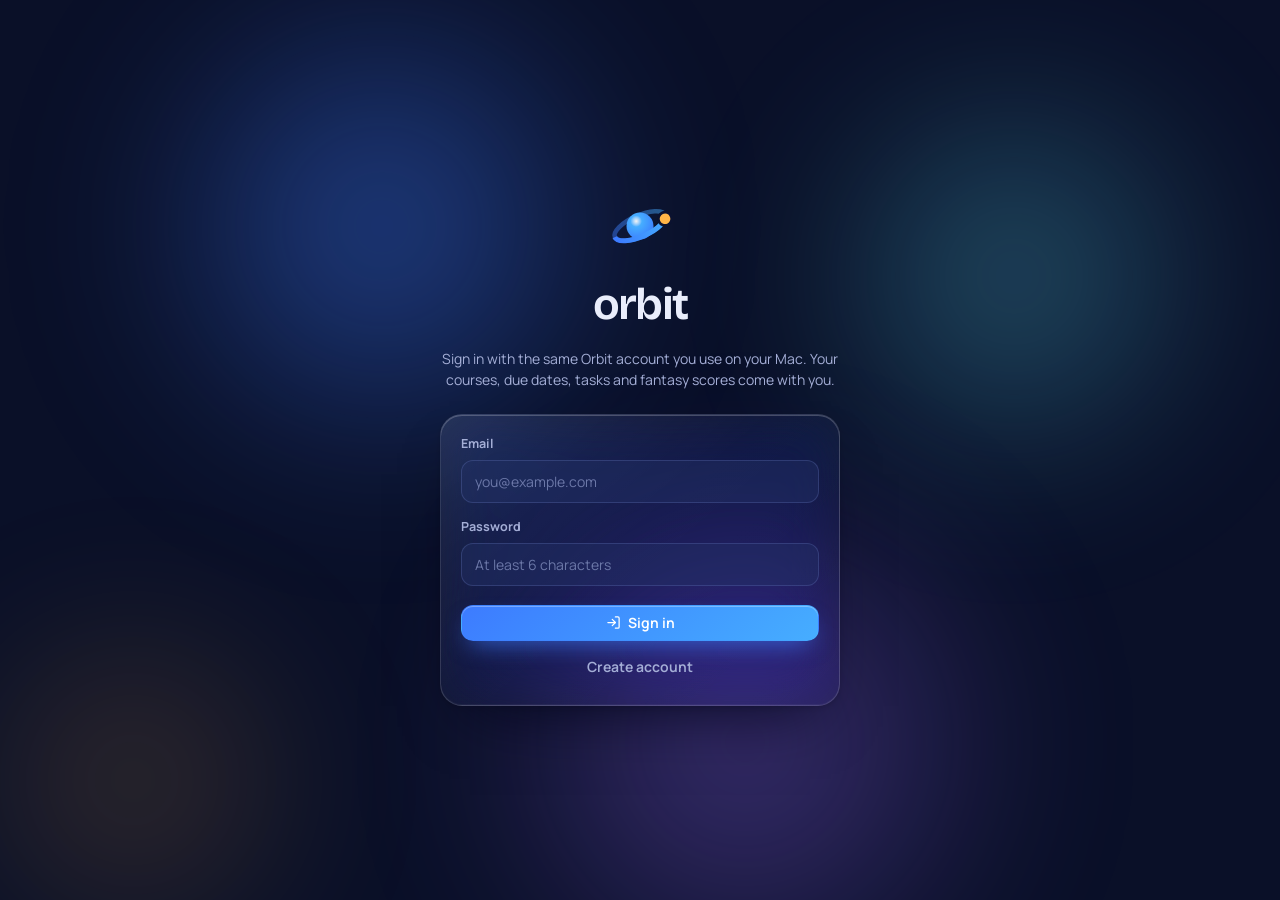
<file: index.html>
<!doctype html>
<html lang="en" data-theme="dark">
  <head>
    <meta charset="UTF-8" />
    <meta name="viewport" content="width=device-width, initial-scale=1.0, viewport-fit=cover" />
    <meta name="theme-color" content="#0a1028" />
    <meta name="apple-mobile-web-app-capable" content="yes" />
    <meta name="mobile-web-app-capable" content="yes" />
    <meta name="apple-mobile-web-app-status-bar-style" content="black-translucent" />
    <meta name="apple-mobile-web-app-title" content="Orbit" />
    <link rel="apple-touch-icon" href="./apple-touch-icon.png" />
    <link rel="manifest" href="./manifest.webmanifest" />
    <meta http-equiv="Content-Security-Policy" content="default-src 'self'; script-src 'self' 'wasm-unsafe-eval' orbitres:; style-src 'self' 'unsafe-inline'; font-src 'self' data:; img-src 'self' data: https:; media-src 'self' blob: https://firebasestorage.googleapis.com https://storage.googleapis.com; connect-src 'self' orbitres: https://dbimbivrvsqwfhgwsgly.supabase.co wss://dbimbivrvsqwfhgwsgly.supabase.co https://api.open-meteo.com https://geocoding-api.open-meteo.com ws://localhost:*" />
    <title>Orbit</title>
    <script type="module" crossorigin src="./assets/index-DBoLXC2K.js"></script>
    <link rel="stylesheet" crossorigin href="./assets/index-D0RBNIS2.css">
  </head>
  <body>
    <div id="root"></div>
  </body>
</html>
</file>
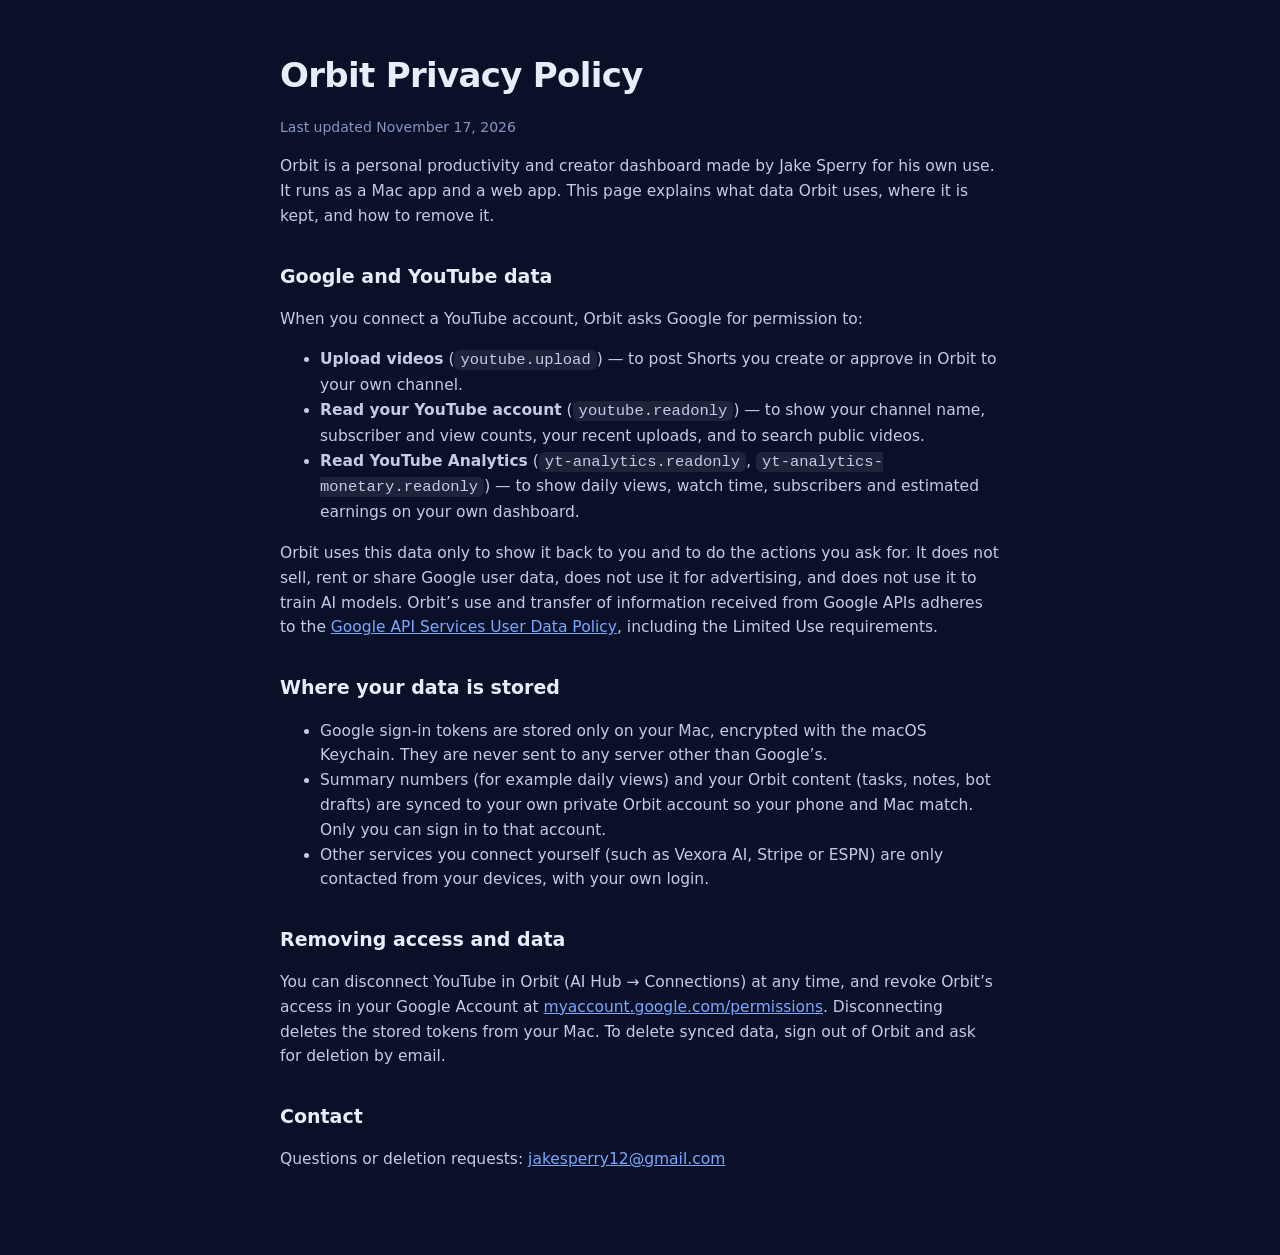
<file: privacy.html>
<!DOCTYPE html>
<html lang="en">
<head>
<meta charset="utf-8">
<meta name="viewport" content="width=device-width, initial-scale=1">
<title>Orbit — Privacy Policy</title>
<style>
  body { font-family: -apple-system, BlinkMacSystemFont, "Segoe UI", system-ui, sans-serif; background: #0a1028; color: #e9edfb; margin: 0; line-height: 1.6; }
  main { max-width: 720px; margin: 0 auto; padding: 48px 24px 72px; }
  h1 { font-size: 34px; margin: 0 0 4px; letter-spacing: -0.02em; }
  h2 { font-size: 19px; margin: 32px 0 8px; }
  p, li { color: #c4cbe6; font-size: 15.5px; }
  .muted { color: #8a94bd; font-size: 14px; }
  a { color: #7aa8ff; }
  code { background: rgba(255,255,255,0.08); padding: 1px 6px; border-radius: 6px; }
</style>
</head>
<body>
<main>
  <h1>Orbit Privacy Policy</h1>
  <p class="muted">Last updated November 17, 2026</p>

  <p>Orbit is a personal productivity and creator dashboard made by Jake Sperry for his own use. It runs as a Mac app and a web app. This page explains what data Orbit uses, where it is kept, and how to remove it.</p>

  <h2>Google and YouTube data</h2>
  <p>When you connect a YouTube account, Orbit asks Google for permission to:</p>
  <ul>
    <li><strong>Upload videos</strong> (<code>youtube.upload</code>) — to post Shorts you create or approve in Orbit to your own channel.</li>
    <li><strong>Read your YouTube account</strong> (<code>youtube.readonly</code>) — to show your channel name, subscriber and view counts, your recent uploads, and to search public videos.</li>
    <li><strong>Read YouTube Analytics</strong> (<code>yt-analytics.readonly</code>, <code>yt-analytics-monetary.readonly</code>) — to show daily views, watch time, subscribers and estimated earnings on your own dashboard.</li>
  </ul>
  <p>Orbit uses this data only to show it back to you and to do the actions you ask for. It does not sell, rent or share Google user data, does not use it for advertising, and does not use it to train AI models. Orbit’s use and transfer of information received from Google APIs adheres to the <a href="https://developers.google.com/terms/api-services-user-data-policy">Google API Services User Data Policy</a>, including the Limited Use requirements.</p>

  <h2>Where your data is stored</h2>
  <ul>
    <li>Google sign-in tokens are stored only on your Mac, encrypted with the macOS Keychain. They are never sent to any server other than Google’s.</li>
    <li>Summary numbers (for example daily views) and your Orbit content (tasks, notes, bot drafts) are synced to your own private Orbit account so your phone and Mac match. Only you can sign in to that account.</li>
    <li>Other services you connect yourself (such as Vexora AI, Stripe or ESPN) are only contacted from your devices, with your own login.</li>
  </ul>

  <h2>Removing access and data</h2>
  <p>You can disconnect YouTube in Orbit (AI Hub → Connections) at any time, and revoke Orbit’s access in your Google Account at <a href="https://myaccount.google.com/permissions">myaccount.google.com/permissions</a>. Disconnecting deletes the stored tokens from your Mac. To delete synced data, sign out of Orbit and ask for deletion by email.</p>

  <h2>Contact</h2>
  <p>Questions or deletion requests: <a href="mailto:jakesperry12@gmail.com">jakesperry12@gmail.com</a></p>
</main>
</body>
</html>
</file>
<file: assets/index-D0RBNIS2.css>
@font-face{font-family:Bricolage Grotesque Variable;font-style:normal;font-display:swap;font-weight:200 800;src:url(./bricolage-grotesque-vietnamese-wght-normal-BUzh504Q.woff2) format("woff2-variations");unicode-range:U+0102-0103,U+0110-0111,U+0128-0129,U+0168-0169,U+01A0-01A1,U+01AF-01B0,U+0300-0301,U+0303-0304,U+0308-0309,U+0323,U+0329,U+1EA0-1EF9,U+20AB}@font-face{font-family:Bricolage Grotesque Variable;font-style:normal;font-display:swap;font-weight:200 800;src:url(./bricolage-grotesque-latin-ext-wght-normal-CcLUaPy7.woff2) format("woff2-variations");unicode-range:U+0100-02BA,U+02BD-02C5,U+02C7-02CC,U+02CE-02D7,U+02DD-02FF,U+0304,U+0308,U+0329,U+1D00-1DBF,U+1E00-1E9F,U+1EF2-1EFF,U+2020,U+20A0-20AB,U+20AD-20C0,U+2113,U+2C60-2C7F,U+A720-A7FF}@font-face{font-family:Bricolage Grotesque Variable;font-style:normal;font-display:swap;font-weight:200 800;src:url(./bricolage-grotesque-latin-wght-normal-DLoelf7F.woff2) format("woff2-variations");unicode-range:U+0000-00FF,U+0131,U+0152-0153,U+02BB-02BC,U+02C6,U+02DA,U+02DC,U+0304,U+0308,U+0329,U+2000-206F,U+20AC,U+2122,U+2191,U+2193,U+2212,U+2215,U+FEFF,U+FFFD}@font-face{font-family:Manrope Variable;font-style:normal;font-display:swap;font-weight:200 800;src:url([data-uri]) format("woff2-variations");unicode-range:U+0460-052F,U+1C80-1C8A,U+20B4,U+2DE0-2DFF,U+A640-A69F,U+FE2E-FE2F}@font-face{font-family:Manrope Variable;font-style:normal;font-display:swap;font-weight:200 800;src:url(./manrope-cyrillic-wght-normal-Dvxsihut.woff2) format("woff2-variations");unicode-range:U+0301,U+0400-045F,U+0490-0491,U+04B0-04B1,U+2116}@font-face{font-family:Manrope Variable;font-style:normal;font-display:swap;font-weight:200 800;src:url(./manrope-greek-wght-normal-DL7QRZyv.woff2) format("woff2-variations");unicode-range:U+0370-0377,U+037A-037F,U+0384-038A,U+038C,U+038E-03A1,U+03A3-03FF}@font-face{font-family:Manrope Variable;font-style:normal;font-display:swap;font-weight:200 800;src:url(./manrope-vietnamese-wght-normal-usUDDRr7.woff2) format("woff2-variations");unicode-range:U+0102-0103,U+0110-0111,U+0128-0129,U+0168-0169,U+01A0-01A1,U+01AF-01B0,U+0300-0301,U+0303-0304,U+0308-0309,U+0323,U+0329,U+1EA0-1EF9,U+20AB}@font-face{font-family:Manrope Variable;font-style:normal;font-display:swap;font-weight:200 800;src:url(./manrope-latin-ext-wght-normal-Ch3YOpNY.woff2) format("woff2-variations");unicode-range:U+0100-02BA,U+02BD-02C5,U+02C7-02CC,U+02CE-02D7,U+02DD-02FF,U+0304,U+0308,U+0329,U+1D00-1DBF,U+1E00-1E9F,U+1EF2-1EFF,U+2020,U+20A0-20AB,U+20AD-20C0,U+2113,U+2C60-2C7F,U+A720-A7FF}@font-face{font-family:Manrope Variable;font-style:normal;font-display:swap;font-weight:200 800;src:url(./manrope-latin-wght-normal-DHIcAJRg.woff2) format("woff2-variations");unicode-range:U+0000-00FF,U+0131,U+0152-0153,U+02BB-02BC,U+02C6,U+02DA,U+02DC,U+0304,U+0308,U+0329,U+2000-206F,U+20AC,U+2122,U+2191,U+2193,U+2212,U+2215,U+FEFF,U+FFFD}:root{--accent: #3d7bff;--accent-rgb: 61, 123, 255;--accent-2: color-mix(in oklab, var(--accent) 55%, #5ee7ff);--signal: #ffb547;--signal-rgb: 255, 181, 71;--display: "Bricolage Grotesque Variable", "Bricolage Grotesque", -apple-system, system-ui, sans-serif;--font: "Manrope Variable", "Manrope", -apple-system, BlinkMacSystemFont, system-ui, sans-serif;--r-xl: 28px;--r-lg: 20px;--r-md: 14px;--r-sm: 10px;--ease: cubic-bezier(.2, .75, .2, 1)}:root[data-theme=dark]{color-scheme:dark;--bg: #0a1028;--bg-2: #0c1330;--surface: rgba(22, 32, 72, .55);--surface-solid: #131c41;--surface-2: rgba(36, 50, 102, .42);--surface-3: rgba(52, 70, 135, .45);--line: rgba(150, 170, 255, .1);--line-2: rgba(150, 170, 255, .18);--text: #e9edfb;--text-2: #a4aed6;--text-3: #6c78a8;--danger: #ff6b81;--warn: #ffb547;--success: #3ddc97;--highlight: inset 0 1px 0 rgba(255, 255, 255, .06);--shadow: 0 20px 50px -24px rgba(2, 6, 24, .9);--star: rgba(220, 230, 255, .55)}:root[data-theme=light]{color-scheme:light;--bg: #edf1fa;--bg-2: #e6ebf7;--surface: rgba(255, 255, 255, .78);--surface-solid: #ffffff;--surface-2: rgba(232, 238, 252, .9);--surface-3: rgba(214, 224, 248, .9);--line: rgba(20, 34, 90, .08);--line-2: rgba(20, 34, 90, .15);--text: #0e1633;--text-2: #475279;--text-3: #8690b4;--danger: #e5384f;--warn: #c97a00;--success: #0f9f6e;--highlight: inset 0 1px 0 rgba(255, 255, 255, .9);--shadow: 0 18px 40px -24px rgba(20, 34, 90, .35);--star: rgba(40, 60, 140, .18);--signal: #f29b12}*{box-sizing:border-box}html,body,#root{height:100%;margin:0}body{font-family:var(--font);font-size:14px;line-height:1.5;background:var(--bg);color:var(--text);-webkit-font-smoothing:antialiased;overflow:hidden;-webkit-user-select:none;user-select:none;font-feature-settings:"tnum" 0}input,textarea,select,button{font:inherit;color:inherit}input,textarea,[contenteditable]{-webkit-user-select:text;user-select:text}button{cursor:pointer;background:none;border:0;padding:0;text-align:left}button:disabled{opacity:.45;cursor:default}:focus-visible{outline:2px solid rgba(var(--accent-rgb),.8);outline-offset:2px;border-radius:8px}::selection{background:rgba(var(--accent-rgb),.35)}::-webkit-scrollbar{width:10px;height:10px}::-webkit-scrollbar-thumb{background:var(--line-2);border-radius:10px;border:3px solid transparent;background-clip:padding-box}::-webkit-scrollbar-track{background:transparent}h1,h2,h3{margin:0;font-family:var(--display);letter-spacing:-.02em;font-weight:650}code{font-family:ui-monospace,SF Mono,Menlo,monospace;font-size:12px;background:var(--surface-2);padding:2px 6px;border-radius:6px;-webkit-user-select:text;user-select:text}.muted{color:var(--text-2)}.small{font-size:12.5px}.spacer{flex:1}.drag{-webkit-app-region:drag}.display{font-family:var(--display)}.app{display:flex;height:100%;background:var(--bg)}.content{flex:1;min-width:0;position:relative;overflow:hidden}.sky{position:absolute;inset:0;z-index:0;pointer-events:none;background:radial-gradient(900px 520px at 78% -8%,rgba(var(--accent-rgb),.22),transparent 62%),radial-gradient(700px 420px at 8% 108%,rgba(94,231,255,.07),transparent 60%),radial-gradient(520px 320px at 102% 70%,rgba(var(--signal-rgb),.05),transparent 60%)}.sky:before,.sky:after{content:"";position:absolute;inset:0;background-image:radial-gradient(1px 1px at 24px 38px,var(--star),transparent 60%),radial-gradient(1px 1px at 132px 92px,var(--star),transparent 60%),radial-gradient(1.4px 1.4px at 78px 160px,var(--star),transparent 60%),radial-gradient(1px 1px at 190px 20px,var(--star),transparent 60%),radial-gradient(1px 1px at 210px 190px,var(--star),transparent 60%);background-size:240px 240px;-webkit-mask-image:linear-gradient(180deg,#000 0%,rgba(0,0,0,.35) 55%,transparent 90%);mask-image:linear-gradient(180deg,#000 0%,rgba(0,0,0,.35) 55%,transparent 90%);opacity:.7}.sky:after{background-size:370px 370px;background-position:90px 40px;opacity:.45}.content-drag{position:absolute;inset:0 0 auto;height:30px;z-index:5}.view{position:relative;z-index:1;height:100%;overflow-y:auto;animation:view-in .35s var(--ease)}@keyframes view-in{0%{opacity:0;transform:translateY(4px)}}.page{padding:44px 48px 64px;max-width:1480px;margin:0 auto}.ph{display:flex;align-items:center;gap:18px;margin-bottom:30px;padding-bottom:22px;position:relative;flex-wrap:wrap}.ph:after{content:"";position:absolute;left:0;right:0;bottom:0;height:1px;background:linear-gradient(90deg,rgba(var(--accent-rgb),.85),rgba(var(--accent-rgb),.18) 30%,var(--line) 60%,transparent)}.ph:before{content:"";position:absolute;left:0;bottom:-2px;width:120px;height:5px;border-radius:4px;background:rgba(var(--accent-rgb),.55);filter:blur(6px)}.ph-icon{width:54px;height:54px;flex-shrink:0;display:grid;place-items:center;border-radius:18px;position:relative;color:#fff;background:linear-gradient(140deg,var(--accent),var(--accent-2));box-shadow:0 12px 30px -10px rgba(var(--accent-rgb),.85),inset 0 1px #ffffff59}.ph-icon:after{content:"";position:absolute;inset:-6px;border-radius:22px;border:1px solid rgba(var(--accent-rgb),.35)}.ph-text{flex:1;min-width:220px}.ph-text h1{font-size:40px;line-height:1.05;font-weight:700;letter-spacing:-.035em}.ph-text p{margin:6px 0 0;color:var(--text-2);font-size:14.5px}.ph-actions{display:flex;gap:10px;align-items:center;flex-wrap:wrap}.sidebar{width:240px;flex-shrink:0;display:flex;flex-direction:column;gap:6px;padding:0 14px 16px;position:relative;z-index:2;background:linear-gradient(180deg,var(--bg-2),color-mix(in srgb,var(--bg-2) 70%,var(--bg)));border-right:1px solid var(--line);transition:width .22s var(--ease)}.sidebar.collapsed{width:76px}.sidebar-top{height:40px;flex-shrink:0}.brand{display:flex;align-items:center;gap:11px;padding:2px 6px 16px}.logo{width:42px;height:42px;display:grid;place-items:center;flex-shrink:0;border-radius:13px;background:radial-gradient(circle at 50% 45%,rgba(var(--accent-rgb),.45),transparent 70%),linear-gradient(160deg,#1d2f78,#0a1028);box-shadow:inset 0 0 0 1px #aabeff38,0 8px 18px -8px rgba(var(--accent-rgb),.8)}.collapsed .logo{margin:0 auto}.brand-text span{margin-top:3px}.brand-text{display:flex;flex-direction:column;min-width:0}.brand-text strong{font-family:var(--display);font-size:25px;letter-spacing:-.045em;font-weight:800;line-height:.95}.brand-text span{font-size:12px;color:var(--text-3);white-space:nowrap;overflow:hidden;text-overflow:ellipsis}.search-btn{display:flex;align-items:center;gap:9px;padding:9px 11px;margin-bottom:10px;border-radius:var(--r-md);background:var(--surface);border:1px solid var(--line);color:var(--text-3);box-shadow:var(--highlight);transition:border-color .15s,color .15s}.search-btn:hover{border-color:var(--line-2);color:var(--text-2)}.search-btn span{flex:1}.collapsed .search-btn{justify-content:center}.nav{display:flex;flex-direction:column;gap:3px}.nav-item{display:flex;align-items:center;gap:12px;padding:6px 8px;border-radius:var(--r-md);color:var(--text-2);font-weight:600;position:relative;transition:background .15s,color .15s}.nav-icon{width:32px;height:32px;border-radius:10px;display:grid;place-items:center;background:var(--surface-2);color:var(--text-2);flex-shrink:0;transition:all .2s var(--ease)}.nav-item:hover{color:var(--text);background:var(--surface)}.nav-item:hover .nav-icon{color:var(--text)}.nav-item.active{color:var(--text);background:linear-gradient(90deg,rgba(var(--accent-rgb),.2),rgba(var(--accent-rgb),.04))}.nav-item.active .nav-icon{background:linear-gradient(140deg,var(--accent),var(--accent-2));color:#fff;box-shadow:0 6px 16px -6px rgba(var(--accent-rgb),.9)}.nav-item.active:before{content:"";position:absolute;left:-14px;top:10px;bottom:10px;width:3px;border-radius:0 3px 3px 0;background:var(--accent);box-shadow:0 0 12px var(--accent)}.collapsed .nav-item{justify-content:center}.badge{margin-left:auto;min-width:22px;height:20px;padding:0 7px;border-radius:10px;font-size:11px;font-weight:800;display:grid;place-items:center;background:var(--signal);color:#1a1200}.collapsed .badge{position:absolute;top:0;right:4px;min-width:16px;height:16px;font-size:10px;padding:0 4px}.sidebar-bottom{margin-top:auto;display:flex;flex-direction:column;gap:6px}.sidebar-row{display:flex;justify-content:space-between;padding:6px 4px 0;border-top:1px solid var(--line)}.collapsed .sidebar-row{flex-direction:column;align-items:center;gap:4px}.mini-timer{display:flex;align-items:center;gap:8px;padding:10px 12px;border-radius:var(--r-md);background:rgba(var(--accent-rgb),.14);border:1px solid rgba(var(--accent-rgb),.3);font-size:13px;font-weight:600}.mini-timer.break{background:#3ddc971f;border-color:#3ddc974d}.mini-timer strong{font-family:var(--display);font-variant-numeric:tabular-nums;margin-left:auto;font-size:15px}.collapsed .mini-timer{flex-direction:column;gap:2px;font-size:11px;padding:8px 2px}.collapsed .mini-timer strong{margin:0}.mini-dot{width:7px;height:7px;border-radius:50%;background:var(--signal);box-shadow:0 0 8px var(--signal);animation:pulse 1.6s infinite}.mini-timer.break .mini-dot{background:var(--success);box-shadow:0 0 8px var(--success)}.mini-ctl{display:grid;place-items:center;width:24px;height:24px;border-radius:7px;background:var(--surface-2)}@keyframes pulse{50%{opacity:.35}}.btn{display:inline-flex;align-items:center;justify-content:center;gap:7px;height:36px;padding:0 15px;border-radius:12px;background:var(--surface-2);border:1px solid var(--line-2);font-weight:650;white-space:nowrap;box-shadow:var(--highlight);transition:background .15s,border-color .15s,transform .08s,filter .15s}.btn:hover:not(:disabled){background:var(--surface-3)}.btn:active:not(:disabled){transform:scale(.97)}.btn.primary{background:linear-gradient(140deg,var(--accent),var(--accent-2));border-color:transparent;color:#fff;box-shadow:0 10px 24px -10px rgba(var(--accent-rgb),.95),inset 0 1px #ffffff4d}.btn.primary:hover:not(:disabled){filter:brightness(1.08);background:linear-gradient(140deg,var(--accent),var(--accent-2))}.btn.ghost{background:transparent;border-color:transparent;color:var(--text-2);box-shadow:none}.btn.ghost:hover:not(:disabled){background:var(--surface-2);color:var(--text)}.btn.danger{color:var(--danger)}.btn.sm{height:30px;padding:0 11px;font-size:12.5px;border-radius:10px}.btn.lg{height:46px;padding:0 22px;font-size:15px;border-radius:14px}.btn.icon{width:36px;padding:0}.btn-group{display:flex;gap:2px;background:var(--surface);border:1px solid var(--line);border-radius:14px;padding:3px;box-shadow:var(--highlight)}.btn-group .btn{height:30px;border-radius:10px}.btn-row{display:flex;gap:10px;align-items:center;flex-wrap:wrap;margin-top:10px}.icon-btn{width:32px;height:32px;display:grid;place-items:center;border-radius:10px;color:var(--text-2);transition:background .15s,color .15s}.icon-btn:hover{background:var(--surface-2);color:var(--text)}.icon-btn.lg{width:48px;height:48px;border-radius:50%;background:var(--surface-2);border:1px solid var(--line)}.link-btn{color:var(--accent);font-size:12.5px;font-weight:700;display:inline-flex;align-items:center;gap:3px}.link-btn:hover{text-decoration:underline}.kbd{font-family:var(--font);font-size:11px;font-weight:700;padding:1px 6px;border-radius:6px;background:var(--surface-2);border:1px solid var(--line-2);color:var(--text-3)}input:not([type=checkbox]),textarea,select{width:100%;background:var(--surface-2);border:1px solid var(--line-2);border-radius:12px;padding:10px 13px;outline:none;transition:border-color .15s,box-shadow .15s}input:focus,textarea:focus,select:focus{border-color:rgba(var(--accent-rgb),.75);box-shadow:0 0 0 4px rgba(var(--accent-rgb),.16)}input::placeholder,textarea::placeholder{color:var(--text-3)}select option{background:var(--surface-solid)}textarea{resize:vertical;line-height:1.6}input[type=date],input[type=time]{font-variant-numeric:tabular-nums}::-webkit-calendar-picker-indicator{filter:var(--picker-filter, none);opacity:.6;cursor:pointer}:root[data-theme=dark]{--picker-filter: invert(1)}.form{display:flex;flex-direction:column;gap:15px}.field{display:flex;flex-direction:column;gap:6px;min-width:0}.field-label{font-size:12.5px;font-weight:700;color:var(--text-2)}.field-hint{font-size:12.5px;color:var(--text-3);margin:0}.row2{display:grid;grid-template-columns:1fr 1fr;gap:12px}.row3{display:grid;grid-template-columns:1fr 1fr 1.3fr;gap:12px}.row-code{display:grid;grid-template-columns:140px 1fr;gap:12px}.inline-form{display:flex;gap:8px}.seg{display:flex;background:var(--surface-2);border:1px solid var(--line-2);border-radius:12px;padding:3px;gap:2px}.seg button{flex:1;display:flex;align-items:center;justify-content:center;gap:5px;padding:6px 8px;border-radius:9px;font-size:12.5px;font-weight:650;color:var(--text-2)}.seg button.on{background:var(--surface-solid);color:var(--text);box-shadow:0 2px 8px -2px #0000004d}.seg button.on.p-high{color:var(--danger)}.seg button.on.p-low{color:var(--text-3)}.swatches{display:flex;gap:9px;flex-wrap:wrap}.swatch{width:26px;height:26px;border-radius:50%;box-shadow:inset 0 0 0 1px #fff3;transition:transform .12s}.swatch:hover{transform:scale(1.12)}.swatch.on{box-shadow:0 0 0 2px var(--bg),0 0 0 4px var(--text)}.day-toggle{display:flex;gap:6px}.day-toggle button{flex:1;padding:8px 0;text-align:center;border-radius:10px;background:var(--surface-2);border:1px solid var(--line-2);font-size:12.5px;font-weight:700;color:var(--text-2)}.day-toggle button.on{background:rgba(var(--accent-rgb),.2);border-color:rgba(var(--accent-rgb),.65);color:var(--text)}.meeting-row{display:flex;align-items:center;gap:10px}.meeting-row input{width:140px}.meeting-day{width:40px;font-weight:700;font-size:13px}.input-icon{position:relative}.input-icon svg{position:absolute;left:12px;top:50%;transform:translateY(-50%);color:var(--text-3)}.input-icon input{padding-left:34px}.card{background:var(--surface);border:1px solid var(--line);border-radius:var(--r-lg);padding:20px;min-width:0;box-shadow:var(--highlight),var(--shadow);-webkit-backdrop-filter:blur(18px) saturate(1.2);backdrop-filter:blur(18px) saturate(1.2)}.card-head{display:flex;align-items:center;justify-content:space-between;margin-bottom:16px;gap:8px}.card-head h2{font-size:16px;font-weight:650;display:flex;align-items:center;gap:9px;white-space:nowrap;overflow:hidden;text-overflow:ellipsis;letter-spacing:-.01em}.card-head h2 svg{color:var(--accent);flex-shrink:0}.empty{display:flex;flex-direction:column;align-items:center;text-align:center;padding:28px 16px;gap:6px}.empty-icon{width:52px;height:52px;border-radius:16px;display:grid;place-items:center;background:rgba(var(--accent-rgb),.14);color:var(--accent);margin-bottom:6px;box-shadow:inset 0 0 0 1px rgba(var(--accent-rgb),.25)}.empty-title{font-family:var(--display);font-weight:650;font-size:17px}.empty-text{color:var(--text-2);max-width:420px;font-size:13.5px}.empty .btn{margin-top:10px}.skeleton{border-radius:14px;background:linear-gradient(90deg,var(--surface-2),var(--surface-3),var(--surface-2));background-size:200% 100%;animation:shimmer 1.4s infinite}@keyframes shimmer{to{background-position:-200% 0}}.pill{font-size:12px;font-weight:700;padding:3px 11px;border-radius:20px;background:rgba(var(--accent-rgb),.16);color:color-mix(in srgb,var(--accent) 70%,var(--text));box-shadow:inset 0 0 0 1px rgba(var(--accent-rgb),.3)}.hero{display:grid;grid-template-columns:minmax(0,1fr) auto;gap:40px;align-items:center;margin-bottom:34px}.hero-copy{min-width:0}.hero-date{color:var(--text-2);font-weight:650;display:flex;align-items:center;gap:10px;flex-wrap:wrap;font-size:14.5px}.hero h1{font-size:clamp(42px,5vw,68px);line-height:.98;font-weight:750;letter-spacing:-.045em;margin:14px 0}.hero-sub{margin:0;color:var(--text-2);font-size:16.5px;max-width:52ch}.readouts{display:flex;margin:28px 0 22px;border-top:1px solid var(--line);border-bottom:1px solid var(--line)}.readout{flex:1;display:flex;flex-direction:column;gap:2px;padding:16px 18px;border-left:1px solid var(--line);transition:background .15s}.readout:first-child{border-left:0;padding-left:4px}.readout:hover{background:linear-gradient(180deg,transparent,rgba(var(--accent-rgb),.07))}.readout-value{font-family:var(--display);font-size:36px;font-weight:700;letter-spacing:-.04em;line-height:1;font-variant-numeric:tabular-nums}.readout-label{font-size:12.5px;color:var(--text-2);font-weight:600}.readout-accent .readout-value{color:color-mix(in srgb,var(--accent) 75%,var(--text))}.readout-danger .readout-value{color:var(--danger)}.hero-weather{display:flex;align-items:center;gap:9px;color:var(--text-2);font-weight:600}.hw-temp{font-family:var(--display);font-weight:700;color:var(--text);font-size:18px}.orbit{position:relative;width:min(400px,36vw);aspect-ratio:1;flex-shrink:0}.orbit-svg{width:100%;height:100%;overflow:visible}.orb-band{fill:none;stroke:var(--surface-2);stroke-width:30}.orb-outer{fill:none;stroke:var(--line-2);stroke-width:1}.orb-outer.dash{stroke-dasharray:2 6;opacity:.8}.orb-daylight{fill:none;stroke:rgba(var(--signal-rgb),.16);stroke-width:30}.orb-elapsed{fill:none;stroke:rgba(var(--accent-rgb),.12);stroke-width:30}.orb-tick{stroke:var(--text-3);stroke-width:1.2;opacity:.55}.orb-tick.major{stroke:var(--text-2);stroke-width:2;opacity:.9}.orb-hour{font-family:var(--font);font-size:11px;font-weight:700;fill:var(--text-3)}.orb-item{fill:none;stroke-width:20;stroke-linecap:round;cursor:pointer;stroke-dasharray:1;stroke-dashoffset:1;animation:orb-draw .9s var(--ease) forwards;filter:drop-shadow(0 0 6px rgba(0,0,0,.25));transition:stroke-width .15s}.orb-item:hover{stroke-width:26}.orb-item.past{opacity:.38}@keyframes orb-draw{to{stroke-dashoffset:0}}.orb-due circle{fill:var(--signal);stroke:var(--bg);stroke-width:2.5;cursor:pointer}.orb-hand{stroke:var(--signal);stroke-width:2;stroke-linecap:round;opacity:.85}.orb-now{fill:var(--signal);stroke:var(--bg);stroke-width:3}.orbit-center{position:absolute;inset:27%;display:flex;flex-direction:column;align-items:center;justify-content:center;text-align:center;gap:3px;pointer-events:none}.oc-time{font-family:var(--display);font-size:clamp(30px,3.4vw,46px);font-weight:650;letter-spacing:-.05em;line-height:1;font-variant-numeric:tabular-nums}.oc-time span{font-size:13px;letter-spacing:0;font-weight:700;color:var(--text-3);margin-left:4px}.oc-lead{font-size:12px;font-weight:700;color:var(--signal);margin-top:8px}.oc-main{font-family:var(--display);font-size:16px;font-weight:650;display:flex;align-items:center;gap:6px;max-width:100%}.oc-main i{width:8px;height:8px;border-radius:50%;background:var(--c);box-shadow:0 0 8px var(--c);flex-shrink:0}.oc-sub{font-size:12px;color:var(--text-2);max-width:100%;white-space:nowrap;overflow:hidden;text-overflow:ellipsis}.dash-grid{display:grid;grid-template-columns:repeat(12,1fr);gap:16px}.span-4{grid-column:span 4}.span-5{grid-column:span 5}.span-7{grid-column:span 7}.agenda{display:flex;flex-direction:column;gap:7px}.agenda-item{display:grid;grid-template-columns:64px 4px 1fr auto;gap:13px;align-items:center;padding:11px 13px;border-radius:var(--r-md);background:var(--surface-2);border:1px solid transparent;transition:border-color .15s}.agenda-item:hover{border-color:var(--line-2)}.agenda-item.past{opacity:.45}.agenda-item.now{background:color-mix(in srgb,var(--c) 16%,var(--surface-2));border-color:color-mix(in srgb,var(--c) 50%,transparent)}.ag-time{display:flex;flex-direction:column;font-family:var(--display);font-weight:650;font-size:14px;font-variant-numeric:tabular-nums}.ag-time small{font-family:var(--font);color:var(--text-3);font-weight:600;font-size:11.5px}.ag-bar{width:4px;align-self:stretch;border-radius:4px;background:var(--c);box-shadow:0 0 10px color-mix(in srgb,var(--c) 60%,transparent)}.ag-body{display:flex;flex-direction:column;min-width:0}.ag-body strong{font-size:14px;white-space:nowrap;overflow:hidden;text-overflow:ellipsis}.ag-body span{font-size:12.5px;color:var(--text-2);white-space:nowrap;overflow:hidden;text-overflow:ellipsis}.ag-flag{font-size:11.5px;font-weight:700;padding:3px 9px;border-radius:12px;background:var(--surface-3);color:var(--text-2)}.ag-flag.live{background:var(--signal);color:#1a1200}.tomorrow{font-size:12.5px;padding:10px 12px;border-radius:12px;background:var(--surface-2);margin-top:6px}.quickadd{display:flex;align-items:center;gap:10px;padding:0 14px;height:46px;border-radius:var(--r-md);background:var(--surface-2);border:1px dashed var(--line-2);margin-bottom:12px;transition:border-color .15s,box-shadow .15s}.quickadd:focus-within{border-style:solid;border-color:rgba(var(--accent-rgb),.75);box-shadow:0 0 0 4px rgba(var(--accent-rgb),.14)}.quickadd input{border:0!important;background:transparent!important;padding:0;box-shadow:none!important;flex:1;min-width:0}.qa-preview{display:flex;gap:6px;align-items:center;flex-shrink:0}.qa-tag{font-size:11.5px;font-weight:700;padding:2px 9px;border-radius:10px;background:var(--surface-3);color:var(--text-2)}.qa-tag.p-high{color:var(--danger)}.task-list{display:flex;flex-direction:column}.task-row{display:grid;grid-template-columns:auto 1fr auto;align-items:center;gap:13px;padding:9px 10px;border-radius:12px;transition:background .15s,opacity .22s,transform .22s}.task-row+.task-row{box-shadow:0 -1px 0 var(--line)}.task-row:hover{background:var(--surface-2);box-shadow:none}.task-row:hover+.task-row{box-shadow:none}.task-row.leaving{opacity:0;transform:translate(12px)}.check{width:22px;height:22px;border-radius:8px;border:2px solid var(--line-2);display:grid;place-items:center;color:transparent;transition:background .15s,border-color .15s,color .15s}.check.p-high{border-color:color-mix(in srgb,var(--danger) 70%,transparent)}.check:hover{border-color:var(--accent);color:rgba(var(--accent-rgb),.7)}.task-row.done .check,.task-row.leaving .check{background:linear-gradient(140deg,var(--accent),var(--accent-2));border-color:transparent;color:#fff}.task-main{min-width:0;display:flex;flex-direction:column;gap:4px}.task-title{font-weight:650;white-space:nowrap;overflow:hidden;text-overflow:ellipsis}.task-row.done .task-title{text-decoration:line-through;color:var(--text-3)}.task-meta{display:flex;gap:6px;align-items:center;flex-wrap:wrap}.task-meta:empty{display:none}.chip{display:inline-flex;align-items:center;gap:6px;font-size:11.5px;font-weight:700;color:var(--text-2);padding:1px 9px 1px 7px;border-radius:10px;background:color-mix(in srgb,var(--c) 16%,transparent)}.chip i{width:7px;height:7px;border-radius:50%;background:var(--c)}.kind{font-size:11px;font-weight:700;padding:1px 8px;border-radius:8px;background:var(--surface-3);color:var(--text-2);text-transform:capitalize}.kind-exam{background:#ff6b8126;color:var(--danger)}.kind-project{background:#a78bfa2b;color:#b9a4ff}.kind-reading{background:#2dd4bf26;color:#2dd4bf}.kind-high{background:rgba(var(--signal-rgb),.16);color:var(--signal)}.due{font-size:12.5px;font-weight:700;display:flex;flex-direction:column;align-items:flex-end;color:var(--text-2);white-space:nowrap}.due small{font-size:11px;color:var(--text-3);font-weight:600}.due-overdue{color:var(--danger)}.due-today{color:var(--signal)}.due-soon{color:color-mix(in srgb,var(--accent) 70%,var(--text))}.due-none{color:var(--text-3)}.tabs{display:flex;gap:4px;flex-wrap:wrap;margin-bottom:14px;padding:4px;background:var(--surface);border:1px solid var(--line);border-radius:14px;width:fit-content;box-shadow:var(--highlight)}.tabs button{padding:6px 13px;border-radius:10px;font-size:12.5px;font-weight:700;color:var(--text-2);display:inline-flex;gap:6px;align-items:center}.tabs button:hover{color:var(--text)}.tabs button.on{background:linear-gradient(140deg,var(--accent),var(--accent-2));color:#fff;box-shadow:0 6px 14px -6px rgba(var(--accent-rgb),.9)}.tab-count{font-size:11px;opacity:.75}.toolbar{display:flex;justify-content:space-between;align-items:flex-start;gap:12px;flex-wrap:wrap}.course-filter{display:flex;gap:6px;flex-wrap:wrap}.course-filter button{display:inline-flex;align-items:center;gap:6px;padding:5px 12px;border-radius:20px;font-size:12.5px;font-weight:700;color:var(--text-2);border:1px solid var(--line-2);background:var(--surface)}.course-filter button i{width:8px;height:8px;border-radius:50%;background:var(--c, var(--text-3))}.course-filter button.on{border-color:var(--c, var(--accent));color:var(--text);background:color-mix(in srgb,var(--c, var(--accent)) 16%,transparent)}.task-group{margin-top:24px}.group-title{font-family:var(--display);font-size:17px;font-weight:650;color:var(--text);margin-bottom:8px;display:flex;align-items:center;gap:9px;padding-left:4px}.group-title span{color:var(--text-3);font-family:var(--font);font-size:12.5px;font-weight:700;background:var(--surface-2);padding:1px 8px;border-radius:10px}.group-title.danger{color:var(--danger)}.group-title .link-btn{margin-left:auto;font-family:var(--font)}.task-group .task-list{background:var(--surface);border:1px solid var(--line);border-radius:var(--r-lg);padding:6px;box-shadow:var(--highlight),var(--shadow);-webkit-backdrop-filter:blur(18px);backdrop-filter:blur(18px)}.launch-grid{display:grid;grid-template-columns:repeat(auto-fill,minmax(100px,1fr));gap:9px}.launch{display:flex;flex-direction:column;align-items:center;gap:9px;padding:15px 6px 11px;border-radius:var(--r-md);background:var(--surface-2);border:1px solid transparent;transition:transform .15s var(--ease),border-color .15s,background .15s}.launch:hover{transform:translateY(-2px);border-color:rgba(var(--accent-rgb),.4);background:var(--surface-3)}.launch span:last-child{font-size:12px;font-weight:650;text-align:center;white-space:nowrap;overflow:hidden;text-overflow:ellipsis;max-width:100%}.launch.add{border:1px dashed var(--line-2);background:transparent;color:var(--text-3)}.favicon{display:grid;place-items:center;border-radius:12px;background:var(--surface-solid);border:1px solid var(--line);position:relative;flex-shrink:0;box-shadow:var(--highlight)}.favicon>*{grid-area:1 / 1}.favicon-letter{font-family:var(--display);font-weight:700;font-size:15px;color:var(--accent)}.favicon img{border-radius:4px}.link-group{margin-bottom:28px}.link-grid{display:grid;grid-template-columns:repeat(auto-fill,minmax(260px,1fr));gap:10px}.link-tile{display:flex;align-items:center;background:var(--surface);border:1px solid var(--line);border-radius:var(--r-md);padding:4px 6px 4px 4px;box-shadow:var(--highlight);transition:border-color .15s,transform .15s var(--ease)}.link-tile:hover{border-color:rgba(var(--accent-rgb),.4);transform:translateY(-1px)}.link-open{flex:1;display:flex;align-items:center;gap:12px;padding:8px;min-width:0}.lt-text{display:flex;flex-direction:column;min-width:0}.lt-text strong{font-size:14px;white-space:nowrap;overflow:hidden;text-overflow:ellipsis}.lt-text small{color:var(--text-3);font-size:12px;white-space:nowrap;overflow:hidden;text-overflow:ellipsis}.lt-actions{display:flex;opacity:0;transition:opacity .15s}.link-tile:hover .lt-actions{opacity:1}.lt-actions .icon-btn{width:26px;height:26px}.weather-now{display:grid;grid-template-columns:auto 1fr;gap:4px 16px;align-items:center}.w-temp{font-family:var(--display);font-size:46px;font-weight:650;letter-spacing:-.05em;line-height:1}.w-temp span{font-size:16px;color:var(--text-3);font-weight:600;margin-left:2px;letter-spacing:0}.w-label{color:var(--text-2);font-size:13px;margin-top:4px;font-weight:600}.w-meta{grid-column:1 / -1;display:flex;gap:16px;font-size:12.5px;color:var(--text-2);margin-top:12px;font-weight:600}.w-meta span{display:inline-flex;align-items:center;gap:5px}.w-days{display:grid;grid-template-columns:repeat(5,1fr);gap:7px;margin-top:16px}.w-day{display:flex;flex-direction:column;align-items:center;gap:5px;padding:11px 4px;border-radius:var(--r-md);background:var(--surface-2);font-size:12.5px;font-weight:600}.w-day strong{font-family:var(--display);font-size:15px}.wx-clear{color:#ffc65c}.wx-partly{color:#ffd27a}.wx-rain,.wx-drizzle{color:#6aa8ff}.wx-snow{color:#c4e6ff}.wx-storm{color:#b49bff}.wx-cloudy,.wx-fog{color:var(--text-2)}.countdown{display:flex;align-items:center;gap:18px}.ring{position:relative;flex-shrink:0}.ring-center{position:absolute;inset:0;display:flex;flex-direction:column;align-items:center;justify-content:center}.ring-center strong{font-family:var(--display);font-size:28px;font-weight:700;letter-spacing:-.04em;line-height:1}.ring-center span{font-size:11px;color:var(--text-3);margin-top:3px;font-weight:600}.cd-bars{flex:1;display:flex;flex-direction:column;gap:10px;min-width:0;align-items:flex-start}.cd-title{font-family:var(--display);font-weight:650;font-size:15px}.bar{width:100%}.bar-label{display:flex;justify-content:space-between;font-size:12px;color:var(--text-2);margin-bottom:6px;font-weight:600}.bar-track{height:7px;border-radius:7px;background:var(--surface-3);overflow:hidden}.bar-fill{height:100%;border-radius:7px;background:linear-gradient(90deg,var(--accent),var(--accent-2));box-shadow:0 0 10px rgba(var(--accent-rgb),.6);transition:width .4s var(--ease)}.habits-today{display:flex;flex-direction:column;gap:7px}.ht-progress{display:flex;flex-direction:column;gap:7px;font-size:12.5px;color:var(--text-2);margin-bottom:4px;font-weight:600}.habit-chip{display:flex;align-items:center;gap:10px;padding:9px 11px;border-radius:12px;background:var(--surface-2);border:1px solid transparent;transition:all .15s}.habit-chip:hover{border-color:var(--line-2)}.habit-chip.on{background:rgba(var(--accent-rgb),.14);border-color:rgba(var(--accent-rgb),.35)}.h-name{flex:1;font-weight:650;font-size:13.5px}.h-streak{display:inline-flex;align-items:center;gap:2px;font-size:11.5px;color:var(--signal);font-weight:800}.h-check{width:22px;height:22px;border-radius:50%;display:grid;place-items:center;border:2px solid var(--line-2);font-size:11px;color:#fff}.habit-chip.on .h-check{background:var(--accent);border-color:var(--accent)}.scratch{height:196px;resize:none;background:var(--surface-2);border-color:transparent;font-size:14px}.schedule-page{display:flex;flex-direction:column;height:100%;padding-bottom:26px}.cal{flex:1;min-height:0;display:flex;flex-direction:column;background:var(--surface);border:1px solid var(--line);border-radius:var(--r-lg);overflow:hidden;box-shadow:var(--highlight),var(--shadow);-webkit-backdrop-filter:blur(18px);backdrop-filter:blur(18px)}.cal-head{display:grid;grid-template-columns:64px repeat(7,1fr);border-bottom:1px solid var(--line)}.cal-day-head{padding:12px 8px 10px;display:flex;flex-direction:column;align-items:center;gap:2px;border-left:1px solid var(--line);min-width:0}.cal-day-head>span{font-size:12.5px;color:var(--text-3);font-weight:700}.cal-day-head strong{font-family:var(--display);font-size:22px;font-weight:650;width:38px;height:38px;display:grid;place-items:center;border-radius:50%}.cal-day-head.today strong{background:linear-gradient(140deg,var(--accent),var(--accent-2));color:#fff;box-shadow:0 6px 16px -6px rgba(var(--accent-rgb),.9)}.cal-due{display:flex;flex-direction:column;gap:3px;width:100%;margin-top:5px;min-height:4px}.due-pill{font-size:11px;font-weight:650;padding:2px 7px;border-radius:7px;background:color-mix(in srgb,var(--c) 20%,transparent);border-left:3px solid var(--c);white-space:nowrap;overflow:hidden;text-overflow:ellipsis}.cal-body{flex:1;overflow-y:auto}.cal-grid{display:grid;grid-template-columns:64px repeat(7,1fr);position:relative}.cal-gutter{position:relative}.cal-hour-label{position:absolute;right:10px;transform:translateY(-50%);font-size:11px;font-weight:700;color:var(--text-3);font-variant-numeric:tabular-nums;white-space:nowrap}.cal-hour-label:first-child{transform:none}.cal-col{position:relative;border-left:1px solid var(--line)}.cal-col.today{background:linear-gradient(180deg,rgba(var(--accent-rgb),.07),rgba(var(--accent-rgb),.02))}.cal-line{position:absolute;left:0;right:0;border-top:1px solid var(--line)}.cal-block{position:absolute;left:4px;right:4px;padding:6px 9px;border-radius:10px;overflow:hidden;background:color-mix(in srgb,var(--c) 24%,var(--surface-solid));border-left:3px solid var(--c);display:flex;flex-direction:column;gap:1px;font-size:11.5px;transition:filter .15s,transform .15s;z-index:1;box-shadow:0 6px 16px -10px color-mix(in srgb,var(--c) 80%,transparent)}.cal-block:hover{filter:brightness(1.12);transform:translateY(-1px)}.cal-block strong{font-family:var(--display);font-size:13px;font-weight:650;white-space:nowrap;overflow:hidden;text-overflow:ellipsis}.cal-block span{color:var(--text-2);white-space:nowrap;overflow:hidden;text-overflow:ellipsis;font-weight:600}.cal-block.event{border-left-style:dashed}.now-line{position:absolute;left:-1px;right:0;height:2px;background:var(--signal);z-index:2;box-shadow:0 0 10px var(--signal)}.now-line:before{content:"";position:absolute;left:-5px;top:-4px;width:10px;height:10px;border-radius:50%;background:var(--signal)}.month-label{font-size:22px;font-weight:650}.due-page .toolbar{align-items:center;margin-bottom:16px}.due-layout{display:grid;grid-template-columns:1fr 340px;gap:16px;align-items:start}.month{background:var(--surface);border:1px solid var(--line);border-radius:var(--r-lg);box-shadow:var(--highlight),var(--shadow);overflow:hidden;-webkit-backdrop-filter:blur(18px);backdrop-filter:blur(18px)}.month-head{display:grid;grid-template-columns:repeat(7,1fr);border-bottom:1px solid var(--line)}.month-head span{padding:11px 12px;font-size:12.5px;font-weight:700;color:var(--text-3)}.month-grid{display:grid;grid-template-columns:repeat(7,minmax(0,1fr));grid-auto-rows:minmax(116px,1fr)}.mcell{border-right:1px solid var(--line);border-bottom:1px solid var(--line);padding:7px;display:flex;flex-direction:column;gap:4px;min-width:0;cursor:pointer;transition:background .12s}.mcell:nth-child(7n){border-right:0}.mcell:nth-last-child(-n+7){border-bottom:0}.mcell:hover{background:var(--surface-2)}.mcell.outside{background:#00000014}.mcell.outside .mnum{opacity:.4}.mcell.sel{box-shadow:inset 0 0 0 2px rgba(var(--accent-rgb),.7);background:rgba(var(--accent-rgb),.06)}.mnum{font-family:var(--display);font-size:14px;font-weight:650;width:28px;height:28px;display:grid;place-items:center;border-radius:50%;color:var(--text-2)}.mcell.today .mnum{background:linear-gradient(140deg,var(--accent),var(--accent-2));color:#fff;box-shadow:0 4px 12px -4px rgba(var(--accent-rgb),.9)}.mitems{display:flex;flex-direction:column;gap:3px;min-width:0}.mchip{font-size:11.5px;font-weight:650;padding:3px 7px;border-radius:7px;white-space:nowrap;overflow:hidden;text-overflow:ellipsis;background:color-mix(in srgb,var(--c) 22%,transparent);border-left:3px solid var(--c);color:var(--text)}.mchip:hover{filter:brightness(1.15)}.mchip.done{opacity:.4;text-decoration:line-through}.mchip.late{box-shadow:inset 0 0 0 1px var(--danger)}.mchip.k-exam:not(.done),.mchip.k-project:not(.done){font-weight:800}.mmore{font-size:11px;color:var(--text-3);padding-left:4px;font-weight:700}.due-side{display:flex;flex-direction:column;gap:16px;position:sticky;top:0}.course-grid{display:grid;grid-template-columns:repeat(auto-fill,minmax(350px,1fr));gap:16px}.course-card{background:var(--surface);border:1px solid var(--line);border-radius:var(--r-lg);padding:22px;box-shadow:var(--highlight),var(--shadow);-webkit-backdrop-filter:blur(18px);backdrop-filter:blur(18px);position:relative;overflow:hidden;display:flex;flex-direction:column;gap:14px}.course-card:before{content:"";position:absolute;right:-86px;top:-96px;width:190px;height:190px;border-radius:50%;border:12px solid color-mix(in srgb,var(--c) 20%,transparent);pointer-events:none}.course-card:after{content:"";position:absolute;left:0;top:22px;bottom:auto;height:34px;width:3px;border-radius:0 3px 3px 0;background:var(--c);box-shadow:0 0 12px var(--c);pointer-events:none}.cc-top{display:flex;justify-content:space-between;gap:10px;position:relative;z-index:1}.cc-code{font-family:var(--display);font-size:30px;font-weight:750;letter-spacing:-.04em;line-height:1;color:color-mix(in srgb,var(--c) 70%,var(--text))}.cc-top h3{font-family:var(--font);font-size:14.5px;font-weight:700;margin-top:6px;color:var(--text-2);letter-spacing:0}.cc-grade{font-family:var(--display);font-size:22px;font-weight:700;padding:6px 14px;border-radius:14px;background:var(--surface-2);height:fit-content;box-shadow:inset 0 0 0 1px var(--line-2)}.cc-meta{display:flex;flex-direction:column;gap:6px;font-size:13px;color:var(--text-2);font-weight:600}.cc-meta span{display:flex;align-items:center;gap:8px}.cc-meta svg{color:var(--c)}.cc-actions{display:flex;gap:6px;align-items:center}.cc-tasks{border-top:1px solid var(--line);padding-top:12px}.cc-tasks-head{display:flex;justify-content:space-between;font-size:12.5px;color:var(--text-3);margin-bottom:4px;padding:0 8px;font-weight:700}.notes-page{display:flex;flex-direction:column;height:100%;padding-bottom:26px}.notes-shell{flex:1;min-height:0;display:grid;grid-template-columns:300px 1fr;background:var(--surface);border:1px solid var(--line);border-radius:var(--r-lg);overflow:hidden;box-shadow:var(--highlight),var(--shadow);-webkit-backdrop-filter:blur(18px);backdrop-filter:blur(18px)}.notes-list{border-right:1px solid var(--line);padding:14px;display:flex;flex-direction:column;gap:12px;min-height:0;background:#0000000f}.notes-items{overflow-y:auto;display:flex;flex-direction:column;gap:3px}.note-item{display:flex;flex-direction:column;gap:2px;padding:11px 13px;border-radius:12px}.note-item:hover{background:var(--surface-2)}.note-item.on{background:var(--surface-3);box-shadow:inset 3px 0 0 var(--accent)}.note-item strong{font-family:var(--display);font-size:15px;font-weight:650;display:flex;align-items:center;gap:4px;white-space:nowrap;overflow:hidden;text-overflow:ellipsis}.note-item span{font-size:12.5px;color:var(--text-2);white-space:nowrap;overflow:hidden;text-overflow:ellipsis}.note-item small{font-size:11px;color:var(--text-3);font-weight:600}.note-editor{display:flex;flex-direction:column;padding:26px 48px 28px;min-height:0;max-width:880px;width:100%}.note-toolbar{display:flex;align-items:center;gap:4px;margin-bottom:10px}.note-title{font-family:var(--display)!important;font-size:32px!important;font-weight:700;letter-spacing:-.03em;background:transparent!important;border:0!important;padding:0!important;box-shadow:none!important;margin-bottom:14px}.note-body{flex:1;resize:none;background:transparent!important;border:0!important;padding:0!important;box-shadow:none!important;font-size:15.5px;line-height:1.75;max-width:70ch}.focus-layout{display:grid;grid-template-columns:1fr 360px;gap:16px;align-items:start}.focus-main{background:var(--surface);border:1px solid var(--line);border-radius:var(--r-xl);padding:44px 20px;display:flex;flex-direction:column;align-items:center;gap:28px;box-shadow:var(--highlight),var(--shadow);-webkit-backdrop-filter:blur(18px);backdrop-filter:blur(18px);position:relative;overflow:hidden}.focus-main:before{content:"";position:absolute;width:520px;height:520px;border-radius:50%;top:-60px;background:radial-gradient(circle,rgba(var(--accent-rgb),.16),transparent 62%);pointer-events:none}.focus-main.break:before{background:radial-gradient(circle,rgba(61,220,151,.14),transparent 62%)}.focus-ring{position:relative}.focus-ring svg circle:last-of-type{filter:drop-shadow(0 0 10px rgba(var(--accent-rgb),.6))}.focus-center{position:absolute;inset:0;display:flex;flex-direction:column;align-items:center;justify-content:center;gap:4px}.focus-phase{font-size:13px;font-weight:800;color:var(--accent)}.focus-main.break .focus-phase{color:var(--success)}.focus-time{font-family:var(--display);font-size:72px;font-weight:600;letter-spacing:-.05em;font-variant-numeric:tabular-nums;line-height:1}.focus-label{font-size:13px;color:var(--text-2);max-width:200px;text-align:center;white-space:nowrap;overflow:hidden;text-overflow:ellipsis;font-weight:600}.focus-controls{display:flex;align-items:center;gap:22px;position:relative}.play-btn{width:74px;height:74px;border-radius:50%;display:grid;place-items:center;color:#fff;background:linear-gradient(140deg,var(--accent),var(--accent-2));box-shadow:0 14px 34px -10px rgba(var(--accent-rgb),.95),inset 0 1px #ffffff59;transition:transform .12s}.play-btn:hover{transform:scale(1.05)}.focus-settings{display:flex;gap:16px;position:relative}.focus-settings label{display:flex;align-items:center;gap:8px;font-size:13px;color:var(--text-2);font-weight:600}.focus-settings select{width:auto;padding:6px 10px}.focus-side{display:flex;flex-direction:column;gap:16px}.focus-input{margin-bottom:10px}.focus-tasks{display:flex;flex-wrap:wrap;gap:6px;max-height:180px;overflow-y:auto}.focus-task{font-size:12px;font-weight:650;padding:5px 11px;border-radius:14px;background:var(--surface-2);color:var(--text-2);max-width:100%;white-space:nowrap;overflow:hidden;text-overflow:ellipsis}.focus-task.on{background:rgba(var(--accent-rgb),.2);color:var(--text);box-shadow:inset 0 0 0 1px rgba(var(--accent-rgb),.45)}.bars7{display:grid;grid-template-columns:repeat(7,1fr);gap:8px;height:160px}.bar7{display:flex;flex-direction:column;align-items:center;gap:6px}.bar7-val{font-size:11px;color:var(--text-3);height:14px;font-weight:700}.bar7-track{flex:1;width:100%;max-width:30px;border-radius:9px;background:var(--surface-2);display:flex;align-items:flex-end;overflow:hidden}.bar7-track div{width:100%;border-radius:9px;background:linear-gradient(180deg,var(--accent-2),var(--accent));transition:height .4s var(--ease)}.bar7-label{font-size:11.5px;color:var(--text-3);font-weight:700}.bar7.today .bar7-label{color:var(--accent)}.habit-add{display:flex;flex-direction:column;gap:10px;margin-bottom:20px}.emoji-pick{display:flex;gap:4px;flex-wrap:wrap}.emoji-pick button{width:34px;height:34px;border-radius:10px;display:grid;place-items:center;font-size:17px}.emoji-pick button:hover{background:var(--surface-2)}.emoji-pick button.on{background:rgba(var(--accent-rgb),.2);box-shadow:inset 0 0 0 1px rgba(var(--accent-rgb),.6)}.habit-add .quickadd{border-style:solid;margin:0;background:var(--surface)}.habit-table{padding:10px 16px;overflow-x:auto}.ht-row{display:grid;grid-template-columns:minmax(190px,1.5fr) repeat(14,30px) 70px 34px;align-items:center;gap:6px;padding:10px 0;border-bottom:1px solid var(--line);min-width:780px}.ht-row:last-child{border-bottom:0}.ht-head{font-size:11.5px;color:var(--text-3);font-weight:700}.ht-head span{display:flex;flex-direction:column;align-items:center}.ht-head span.today{color:var(--accent)}.ht-head small{font-weight:600}.ht-name{display:flex;align-items:center;gap:8px;font-weight:700;flex-wrap:wrap}.ht-name small{width:100%;font-size:11.5px;color:var(--text-3);padding-left:26px;margin-top:-4px;font-weight:600}.ht-cell{width:26px;height:26px;border-radius:8px;background:var(--surface-2);border:1px solid var(--line);justify-self:center;transition:transform .1s,background .15s}.ht-cell:hover{transform:scale(1.12);border-color:var(--line-2)}.ht-cell.today{border-color:rgba(var(--accent-rgb),.7)}.ht-cell.on{background:linear-gradient(140deg,var(--accent),var(--accent-2));border-color:transparent;box-shadow:0 0 10px -2px rgba(var(--accent-rgb),.8)}.ht-streak{display:flex;align-items:center;gap:3px;justify-content:center;font-weight:800;color:var(--text-3);font-size:13px}.ht-streak.hot{color:var(--signal)}.settings-grid{display:grid;grid-template-columns:repeat(2,minmax(0,1fr));gap:16px}.settings-grid .span-2{grid-column:span 2}.current-loc{display:flex;align-items:center;gap:6px;font-family:var(--display);font-size:17px;font-weight:650}.loc-results{display:flex;flex-direction:column;gap:2px}.loc-results button{display:flex;gap:8px;align-items:center;padding:9px 11px;border-radius:10px;font-size:13px;font-weight:600}.loc-results button:hover{background:var(--surface-2)}.backdrop{position:fixed;inset:0;background:#04081a99;-webkit-backdrop-filter:blur(8px);backdrop-filter:blur(8px);display:grid;place-items:center;z-index:50;animation:fade .15s;padding:20px}:root[data-theme=light] .backdrop{background:#141e4640}@keyframes fade{0%{opacity:0}}.modal{max-width:100%;max-height:calc(100vh - 40px);display:flex;flex-direction:column;background:var(--surface-solid);border:1px solid var(--line-2);border-radius:24px;box-shadow:var(--highlight),0 40px 90px -24px #000000b3;animation:pop .22s var(--ease)}@keyframes pop{0%{opacity:0;transform:translateY(10px) scale(.98)}}.modal-head{display:flex;align-items:center;justify-content:space-between;padding:20px 22px 4px}.modal-head h3{font-size:21px;font-weight:700}.modal-body{padding:14px 22px;overflow-y:auto}.modal-foot{display:flex;align-items:center;gap:8px;padding:14px 22px;border-top:1px solid var(--line)}.palette-backdrop{place-items:start center;padding-top:12vh}.palette{width:640px;max-width:100%;background:var(--surface-solid);border:1px solid var(--line-2);border-radius:22px;box-shadow:var(--highlight),0 40px 90px -24px #000000b3;overflow:hidden;animation:pop .18s var(--ease)}.pal-input{display:flex;align-items:center;gap:12px;padding:0 18px;border-bottom:1px solid var(--line)}.pal-input input{border:0!important;background:transparent!important;box-shadow:none!important;padding:20px 0;font-size:17px}.pal-list{max-height:420px;overflow-y:auto;padding:6px}.pal-section{font-size:12px;font-weight:700;color:var(--text-3);padding:10px 12px 4px}.pal-item{width:100%;display:flex;align-items:center;gap:11px;padding:10px 12px;border-radius:12px;font-weight:600}.pal-item.sel{background:rgba(var(--accent-rgb),.16)}.pal-icon{color:var(--text-3);display:grid}.pal-item.sel .pal-icon{color:var(--accent)}.pal-label{flex:1;white-space:nowrap;overflow:hidden;text-overflow:ellipsis}.pal-hint{font-size:12px;color:var(--text-3)}.pal-empty{padding:30px;text-align:center;color:var(--text-3)}.toasts{position:fixed;bottom:24px;left:50%;transform:translate(-50%);display:flex;flex-direction:column;gap:8px;z-index:60;align-items:center}.toast{display:flex;align-items:center;gap:14px;padding:11px 12px 11px 18px;border-radius:14px;background:var(--text);color:var(--bg);font-weight:700;font-size:13px;box-shadow:0 16px 36px -12px #0009;animation:pop .2s var(--ease)}.toast-action{color:var(--accent);font-weight:800;padding:4px 9px;border-radius:8px}.toast-action:hover{background:rgba(var(--accent-rgb),.15)}.onboard{height:100%;display:grid;place-items:center;position:relative;padding:20px;overflow-y:auto;background:radial-gradient(900px 520px at 75% -10%,rgba(var(--accent-rgb),.25),transparent 62%),radial-gradient(700px 420px at 10% 110%,rgba(94,231,255,.08),transparent 60%),var(--bg)}.onboard-drag{position:absolute;inset:0 0 auto;height:40px}.onboard-card{width:540px;max-width:100%;background:var(--surface);border:1px solid var(--line);border-radius:var(--r-xl);padding:40px;box-shadow:var(--highlight),var(--shadow);-webkit-backdrop-filter:blur(20px);backdrop-filter:blur(20px);display:flex;flex-direction:column;gap:18px;animation:pop .35s var(--ease)}.onboard-card h1{font-size:40px;font-weight:750;letter-spacing:-.04em}.onboard-card>p{margin:-8px 0 4px;font-size:15px}.onboard-logo{filter:drop-shadow(0 10px 24px rgba(var(--accent-rgb),.55))}.steps{display:flex;gap:6px}.steps span{width:30px;height:4px;border-radius:4px;background:var(--surface-3)}.steps span.on{background:linear-gradient(90deg,var(--accent),var(--accent-2))}.mode-pick{display:grid;grid-template-columns:1fr 1fr;gap:10px}.mode-pick button{display:flex;flex-direction:column;gap:7px;padding:20px;border-radius:var(--r-lg);background:var(--surface-2);border:1.5px solid var(--line);transition:border-color .15s}.mode-pick button svg{color:var(--accent)}.mode-pick button strong{font-family:var(--display);font-size:18px}.mode-pick button span{font-size:12.5px;color:var(--text-2)}.mode-pick button.on{border-color:var(--accent);background:rgba(var(--accent-rgb),.1)}:root[data-theme=light] .kind-project{color:#6a4bd6;background:#6a4bd61a}:root[data-theme=light] .kind-reading{color:#0b8577}:root[data-theme=light] .kind-high,:root[data-theme=light] .due-today,:root[data-theme=light] .oc-lead,:root[data-theme=light] .h-streak,:root[data-theme=light] .ht-streak.hot{color:#b36500}:root[data-theme=light] .mcell.outside{background:#14225a08}:root[data-theme=light] .notes-list{background:#14225a05}.commit-section{margin-bottom:34px}.commit-section .group-title{margin-bottom:12px}.gt-icon{width:28px;height:28px;border-radius:9px;display:grid;place-items:center;color:var(--c);background:color-mix(in srgb,var(--c) 16%,transparent);box-shadow:inset 0 0 0 1px color-mix(in srgb,var(--c) 30%,transparent)}.add-slot{width:100%;display:flex;align-items:center;gap:9px;padding:18px 20px;border-radius:var(--r-lg);border:1.5px dashed var(--line-2);color:var(--text-2);font-weight:650;transition:border-color .15s,color .15s,background .15s}.add-slot:hover{border-color:rgba(var(--accent-rgb),.6);color:var(--text);background:rgba(var(--accent-rgb),.05)}.kind-pick{display:grid;grid-template-columns:1fr 1fr;gap:12px;padding-bottom:8px}.kind-option{display:flex;flex-direction:column;gap:8px;padding:20px;border-radius:var(--r-lg);background:var(--surface-2);border:1.5px solid var(--line);text-align:left;transition:border-color .15s,transform .15s var(--ease),background .15s}.kind-option:hover{border-color:var(--c);transform:translateY(-2px);background:color-mix(in srgb,var(--c) 8%,var(--surface-2))}.kind-option strong{font-family:var(--display);font-size:19px;font-weight:700;letter-spacing:-.02em}.kind-option>span:last-child{font-size:13px;color:var(--text-2);line-height:1.45}.ko-icon{width:42px;height:42px;border-radius:13px;display:grid;place-items:center;color:#fff;background:linear-gradient(140deg,var(--c),color-mix(in srgb,var(--c) 55%,#ffffff));box-shadow:0 8px 20px -8px var(--c)}.kind-banner{display:flex;align-items:center;gap:12px;padding:10px 12px;border-radius:var(--r-md);background:color-mix(in srgb,var(--c) 10%,transparent);border:1px solid color-mix(in srgb,var(--c) 25%,transparent);font-size:13px;color:var(--text-2);font-weight:600}.kind-banner .ko-icon{width:34px;height:34px;border-radius:10px;flex-shrink:0}.row2.tight{gap:8px}.plan-card:before{display:none}.plan-card.ended{opacity:.6}.pc-top{display:flex;align-items:flex-start;gap:14px;position:relative;z-index:1}.pc-icon{width:46px;height:46px;flex-shrink:0;border-radius:14px;display:grid;place-items:center;color:#fff;background:linear-gradient(140deg,var(--c),color-mix(in srgb,var(--c) 50%,#ffffff));box-shadow:0 10px 22px -10px var(--c)}.pc-title{flex:1;min-width:0}.pc-code{font-family:var(--display);font-size:24px;font-weight:750;letter-spacing:-.035em;line-height:1.05;white-space:nowrap;overflow:hidden;text-overflow:ellipsis}.pc-title h3{font-family:var(--font);font-size:13.5px;font-weight:700;color:var(--text-2);margin-top:4px;letter-spacing:0}.pc-title h3:empty{display:none}.pc-stat{display:flex;flex-direction:column;align-items:center;padding:6px 12px;border-radius:14px;background:var(--surface-2);box-shadow:inset 0 0 0 1px var(--line-2)}.pc-stat strong{font-family:var(--display);font-size:22px;font-weight:700;line-height:1.1;color:color-mix(in srgb,var(--c) 70%,var(--text))}.pc-stat span{font-size:11px;color:var(--text-3);font-weight:700}.pc-role{font-size:12px;font-weight:800;padding:4px 11px;border-radius:20px;color:color-mix(in srgb,var(--c) 75%,var(--text));background:color-mix(in srgb,var(--c) 15%,transparent);box-shadow:inset 0 0 0 1px color-mix(in srgb,var(--c) 35%,transparent);white-space:nowrap}.pc-next{display:flex;align-items:center;gap:8px;padding:10px 12px;border-radius:12px;background:color-mix(in srgb,var(--c) 11%,var(--surface-2));font-size:13px;color:var(--text-2);font-weight:650}.pc-next svg{color:var(--c)}.pc-next strong{color:var(--text);margin-left:auto;font-weight:750}.pc-notes{margin:0;font-size:13px;color:var(--text-2);background:var(--surface-2);padding:10px 12px;border-radius:12px;white-space:pre-wrap;max-height:84px;overflow:hidden}.kind-work .cc-meta svg,.kind-activity .cc-meta svg,.kind-personal .cc-meta svg{color:var(--c)}.kind-personal{padding:18px}.kind-personal .pc-code{font-size:21px}.kind-personal .pc-icon{border-radius:50%}.kind-activity .pc-icon{border-radius:16px 16px 16px 6px}.sync-chip{display:inline-flex;align-items:center;gap:7px;height:36px;padding:0 13px;border-radius:12px;font-size:12.5px;font-weight:700;color:var(--text-2);background:var(--surface);border:1px solid var(--line);box-shadow:var(--highlight);transition:color .15s,border-color .15s;white-space:nowrap}.sync-chip:hover{color:var(--text);border-color:var(--line-2)}.sync-chip svg{color:var(--success)}.sync-chip.off svg{color:var(--accent)}.sync-chip.warn{color:var(--signal);border-color:rgba(var(--signal-rgb),.45)}.sync-chip.warn svg{color:var(--signal)}.sync-chip.busy svg{color:var(--accent)}.spin{animation:spin .9s linear infinite}@keyframes spin{to{transform:rotate(360deg)}}.sync-row{display:flex;align-items:center;gap:16px;flex-wrap:wrap}.sync-dot{width:12px;height:12px;border-radius:50%;flex-shrink:0;background:var(--success);box-shadow:0 0 0 5px #3ddc9726,0 0 12px var(--success)}.sync-dot.off{background:var(--text-3);box-shadow:0 0 0 5px var(--surface-2)}.sync-dot.warn{background:var(--signal);box-shadow:0 0 0 5px rgba(var(--signal-rgb),.15),0 0 12px var(--signal)}.sync-text{flex:1;min-width:260px;display:flex;flex-direction:column;gap:3px}.sync-text strong{font-family:var(--display);font-size:17px;font-weight:650}.sync-text span{color:var(--text-2);font-size:13px}.sync-err{color:var(--danger)!important}.sync-list{list-style:none;padding:0;margin:16px 0 0;display:grid;grid-template-columns:1fr 1fr;gap:8px 18px}.sync-list li{display:flex;align-items:center;gap:8px;font-size:13px;color:var(--text-2);font-weight:600}.sync-list svg{color:var(--success);flex-shrink:0}.toggle-row{display:inline-flex;align-items:center;gap:9px;margin-top:14px;font-size:13px;font-weight:650;cursor:pointer}.toggle-row input{width:16px;height:16px;accent-color:var(--accent)}.sport-tabs{display:flex;gap:8px;flex-wrap:wrap;margin-bottom:22px}.sport-tabs button{display:inline-flex;align-items:center;gap:8px;padding:9px 16px;border-radius:14px;font-weight:700;color:var(--text-2);background:var(--surface);border:1px solid var(--line);box-shadow:var(--highlight);transition:all .15s}.sport-tabs button:hover{color:var(--text);border-color:var(--line-2)}.sport-tabs button.on{color:var(--text);border-color:var(--c, var(--accent));background:color-mix(in srgb,var(--c, var(--accent)) 16%,var(--surface));box-shadow:0 8px 20px -12px var(--c, var(--accent))}.st-emoji{font-size:17px}.st-count{font-size:11.5px;padding:1px 7px;border-radius:10px;background:var(--surface-3);color:var(--text-2)}.fantasy-connect{max-width:640px;margin:10px auto;text-align:center;display:flex;flex-direction:column;align-items:center;gap:12px;padding:36px}.fantasy-connect h2{font-size:28px;font-weight:700;letter-spacing:-.03em}.fantasy-connect p{max-width:50ch;margin:0 0 6px}.fc-art{display:flex;gap:10px;margin-bottom:4px}.fc-art span{width:52px;height:52px;display:grid;place-items:center;font-size:26px;border-radius:16px;background:color-mix(in srgb,var(--c) 16%,var(--surface-2));box-shadow:inset 0 0 0 1px color-mix(in srgb,var(--c) 35%,transparent)}.fc-or{font-size:12.5px;color:var(--text-3);margin-top:8px;font-weight:600}.fantasy-connect .inline-form{width:100%}.fantasy-foot{display:flex;gap:12px;align-items:center;justify-content:space-between;flex-wrap:wrap;margin-top:22px}.fantasy-foot .inline-form{flex:1;max-width:560px}.foot-accounts{display:flex;align-items:center;gap:10px;flex-wrap:wrap}.foot-accounts .inline-form{max-width:320px}.acct{display:inline-flex;align-items:center;gap:8px;font-weight:700;font-size:13px;padding:4px 4px 4px 6px;border-radius:12px;background:var(--surface);border:1px solid var(--line)}.pf-badge{font-size:11px;font-weight:800;padding:3px 8px;border-radius:8px;letter-spacing:.01em}.pf-badge.espn{background:#ff464624;color:#ff6b6b;box-shadow:inset 0 0 0 1px #ff46464d}.pf-badge.sleeper{background:#00d2be24;color:#2ee6cf;box-shadow:inset 0 0 0 1px #00d2be4d}.fc-platforms{display:grid;grid-template-columns:1fr 1.3fr;gap:12px;width:100%;margin-top:4px}.fc-platform{display:flex;flex-direction:column;align-items:stretch;gap:10px;padding:16px;border-radius:var(--r-lg);background:var(--surface-2);border:1px solid var(--line);text-align:left}.fc-platform .pf-badge{align-self:flex-start}.league-list{display:flex;flex-direction:column;gap:20px}.league-card{background:var(--surface);border:1px solid var(--line);border-radius:var(--r-xl);padding:20px;box-shadow:var(--highlight),var(--shadow);-webkit-backdrop-filter:blur(18px);backdrop-filter:blur(18px);display:flex;flex-direction:column;gap:16px}.lc-head{display:flex;align-items:center;gap:14px}.lc-sport{display:inline-flex;align-items:center;gap:7px;padding:6px 12px 6px 8px;border-radius:12px;font-weight:800;font-size:12.5px;color:color-mix(in srgb,var(--c) 80%,var(--text));background:color-mix(in srgb,var(--c) 15%,transparent);box-shadow:inset 0 0 0 1px color-mix(in srgb,var(--c) 35%,transparent)}.lc-sport span{font-size:17px}.lc-title{flex:1;min-width:0}.lc-title h3{font-size:20px;font-weight:700;white-space:nowrap;overflow:hidden;text-overflow:ellipsis}.lc-title>span{font-size:12.5px;color:var(--text-2);font-weight:600}.lc-status{font-size:12px;font-weight:800;padding:4px 11px;border-radius:20px;background:var(--surface-3);color:var(--text-2)}.lc-status.st-live{background:#ff5c7a29;color:#ff6b81;display:inline-flex;align-items:center;gap:6px}.lc-status.st-live:before{content:"";width:7px;height:7px;border-radius:50%;background:#ff6b81;animation:pulse 1.4s infinite}.lc-status.st-final{color:var(--text)}.lc-error{margin:0;padding:10px 12px;border-radius:12px;background:#ff6b811a;color:var(--danger);font-weight:600;font-size:13px}.lc-pick{display:flex;align-items:center;gap:12px;font-weight:650}.lc-pick select{width:auto;min-width:220px}.matchup{position:relative;overflow:hidden;border-radius:var(--r-lg);padding:24px 26px 30px;display:grid;grid-template-columns:1fr auto 1fr;align-items:center;gap:20px;background:linear-gradient(135deg,color-mix(in srgb,var(--c) 22%,var(--surface-solid)),color-mix(in srgb,var(--c) 6%,var(--surface-solid)));border:1px solid color-mix(in srgb,var(--c) 30%,transparent)}.matchup>*{position:relative;z-index:1}.field-art{position:absolute!important;inset:0;z-index:0!important;opacity:.55;pointer-events:none}.sport-football .field-art{background:repeating-linear-gradient(90deg,transparent 0 calc(10% - 1px),rgba(255,255,255,.09) calc(10% - 1px) 10%);-webkit-mask-image:linear-gradient(90deg,transparent,#000 15%,#000 85%,transparent);mask-image:linear-gradient(90deg,transparent,#000 15%,#000 85%,transparent)}.sport-basketball .field-art{background:radial-gradient(circle at 50% 50%,transparent 0 58px,rgba(255,255,255,.12) 58px 60px,transparent 61px),linear-gradient(90deg,transparent calc(50% - 1px),rgba(255,255,255,.12) calc(50% - 1px) calc(50% + 1px),transparent calc(50% + 1px))}.sport-baseball .field-art:before{content:"";position:absolute;left:50%;top:50%;width:120px;height:120px;transform:translate(-50%,-30%) rotate(45deg);border:2px solid rgba(255,255,255,.13)}.sport-hockey .field-art{background:linear-gradient(90deg,transparent 0 24%,rgba(91,192,235,.25) 24% calc(24% + 3px),transparent calc(24% + 3px) calc(50% - 2px),rgba(255,92,122,.3) calc(50% - 2px) calc(50% + 2px),transparent calc(50% + 2px) calc(76% - 3px),rgba(91,192,235,.25) calc(76% - 3px) 76%,transparent 76%),radial-gradient(circle at 50% 50%,transparent 0 46px,rgba(255,255,255,.12) 46px 48px,transparent 49px)}.mu-team{display:flex;align-items:center;gap:14px;min-width:0}.mu-team.right{flex-direction:row-reverse;text-align:right}.mu-logo{width:64px;height:64px;flex-shrink:0;border-radius:20px;display:grid;place-items:center;background:var(--surface-solid);box-shadow:0 10px 24px -12px #0009,inset 0 0 0 2px color-mix(in srgb,var(--c) 45%,transparent);overflow:hidden;position:relative}.mu-logo img{position:absolute;inset:0;width:100%;height:100%;object-fit:cover}.mu-logo span{font-family:var(--display);font-weight:800;font-size:16px;color:color-mix(in srgb,var(--c) 80%,var(--text))}.mu-meta{display:flex;flex-direction:column;min-width:0;gap:2px}.mu-label{font-size:11.5px;font-weight:800;color:color-mix(in srgb,var(--c) 80%,var(--text))}.mu-meta strong{font-family:var(--display);font-size:19px;font-weight:700;letter-spacing:-.02em;white-space:nowrap;overflow:hidden;text-overflow:ellipsis}.mu-meta>span:last-child{font-size:12.5px;color:var(--text-2);font-weight:600;white-space:nowrap;overflow:hidden;text-overflow:ellipsis}.mu-score{display:flex;align-items:baseline;gap:14px;justify-content:center}.mu-score strong{font-family:var(--display);font-size:52px;font-weight:700;letter-spacing:-.05em;line-height:1;font-variant-numeric:tabular-nums;color:var(--text-2)}.mu-score strong.lead{color:var(--text);text-shadow:0 0 30px color-mix(in srgb,var(--c) 60%,transparent)}.mu-score strong:only-of-type{color:var(--text)}.mu-score>span{font-size:12px;color:var(--text-3);font-weight:700}.mu-vs{align-self:center}.mu-bar{position:absolute!important;left:0;right:0;bottom:0;height:5px;background:#ffffff14}.mu-bar div{height:100%;background:var(--c);box-shadow:0 0 12px var(--c);transition:width .6s var(--ease)}.lc-grid{display:grid;grid-template-columns:1.2fr 1fr;gap:16px}.lc-panel{background:var(--surface-2);border-radius:var(--r-lg);padding:16px;min-width:0}.lc-panel-head{display:flex;align-items:center;justify-content:space-between;margin-bottom:10px;gap:10px}.lc-panel-head h4{margin:0;font-family:var(--display);font-size:16px;font-weight:650;white-space:nowrap;overflow:hidden;text-overflow:ellipsis}.seg.mini button{padding:4px 10px;font-size:12px}.roster{display:flex;flex-direction:column}.player{display:grid;grid-template-columns:52px 1fr auto auto;align-items:center;gap:10px;padding:7px 4px;border-bottom:1px solid var(--line)}.player:last-child{border-bottom:0}.slot{font-size:11px;font-weight:800;text-align:center;padding:3px 0;border-radius:8px;color:color-mix(in srgb,var(--c) 80%,var(--text));background:color-mix(in srgb,var(--c) 13%,transparent)}.p-name{font-weight:650;font-size:13.5px;white-space:nowrap;overflow:hidden;text-overflow:ellipsis}.p-name small{margin-left:7px;color:var(--text-3);font-weight:700;font-size:11px}.inj{font-size:10.5px;font-weight:800;text-transform:capitalize;padding:2px 7px;border-radius:7px;background:#ff6b8124;color:var(--danger)}.p-pts{font-family:var(--display);font-weight:700;font-size:15px;font-variant-numeric:tabular-nums;min-width:42px;text-align:right}.bench-toggle{margin:8px 0 4px;font-size:12.5px;font-weight:700;color:var(--accent);align-self:flex-start}.standings{width:100%;border-collapse:collapse;font-size:13px}.standings th{text-align:left;font-size:11.5px;color:var(--text-3);font-weight:700;padding:0 6px 8px}.standings td{padding:7px 6px;border-top:1px solid var(--line);font-weight:600;white-space:nowrap}.standings td:nth-child(2){width:100%;max-width:0;overflow:hidden;text-overflow:ellipsis}.standings td:first-child{color:var(--text-3);font-weight:800}.standings td:nth-child(3),.standings td:nth-child(4){font-variant-numeric:tabular-nums;text-align:right}.standings tr.me td{background:color-mix(in srgb,var(--c) 14%,transparent)}.standings tr.me td:first-child{color:color-mix(in srgb,var(--c) 80%,var(--text));border-radius:8px 0 0 8px}.standings tr.me td:last-child{border-radius:0 8px 8px 0}.standings tr.opp td:nth-child(2){color:var(--text)}.st-team{display:inline-flex;align-items:center;gap:8px;max-width:100%;overflow:hidden;text-overflow:ellipsis}.st-team img{width:22px;height:22px;border-radius:6px;object-fit:cover;flex-shrink:0}@media (max-width: 1280px){.span-4{grid-column:span 6}.span-4:last-child{grid-column:span 12}.focus-layout{grid-template-columns:1fr 300px}.due-layout{grid-template-columns:1fr}.due-side{position:static;display:grid;grid-template-columns:1fr 1fr}}@media (max-width: 1080px){.page{padding:34px 28px 50px}.hero{grid-template-columns:1fr;gap:10px}.orbit{width:min(380px,80vw);justify-self:center;order:-1}.span-5,.span-7,.span-4,.span-4:last-child{grid-column:span 12}.focus-layout,.settings-grid{grid-template-columns:1fr}.settings-grid .span-2{grid-column:span 1}.notes-shell{grid-template-columns:240px 1fr}.note-editor{padding:24px 28px}.ph-text h1{font-size:34px}}@media (max-width: 900px){.sidebar{width:76px}.sidebar .brand-text,.sidebar .nav-label,.sidebar .search-btn span,.sidebar .search-btn .kbd,.sidebar .mini-timer span:not(.mini-dot),.sidebar .mini-ctl{display:none}.sidebar .nav-item,.sidebar .search-btn{justify-content:center}.sidebar .sidebar-row{flex-direction:column;align-items:center;gap:4px}.sidebar .badge{position:absolute;top:0;right:4px;min-width:16px;height:16px;font-size:10px;padding:0 4px}.readouts{flex-wrap:wrap}.readout{flex:1 1 45%}.readout:nth-child(3){border-left:0;padding-left:4px}.row3{grid-template-columns:1fr 1fr}.kind-pick,.lc-grid,.fc-platforms{grid-template-columns:1fr}.matchup{grid-template-columns:1fr;text-align:center}.mu-team,.mu-team.right{flex-direction:row;text-align:left}.sync-list{grid-template-columns:1fr}.notes-shell{grid-template-columns:1fr;grid-template-rows:auto 1fr}.notes-list{border-right:0;border-bottom:1px solid var(--line);max-height:240px}.cal-head,.cal-grid{grid-template-columns:48px repeat(7,minmax(70px,1fr))}.month-grid{grid-auto-rows:minmax(86px,1fr)}.mchip{font-size:10.5px;padding:2px 5px}.due-side{grid-template-columns:1fr}}.app.glass{position:relative;isolation:isolate}.app.glass>.sidebar{z-index:2}.app.glass>.content{z-index:1}.glass-aurora{position:fixed;inset:0;z-index:0;pointer-events:none;overflow:hidden}.glass-aurora span{position:absolute;border-radius:50%;filter:blur(80px);opacity:.5;animation:aurora 24s ease-in-out infinite alternate;will-change:transform}.glass-aurora span:nth-child(1){width:560px;height:560px;left:8%;top:-6%;background:radial-gradient(circle,var(--accent),transparent 68%)}.glass-aurora span:nth-child(2){width:480px;height:480px;right:2%;top:4%;background:radial-gradient(circle,#5ee7ff,transparent 68%);opacity:.34;animation-duration:28s;animation-delay:-8s}.glass-aurora span:nth-child(3){width:620px;height:620px;left:34%;top:48%;background:radial-gradient(circle,#9b6bff,transparent 68%);opacity:.38;animation-duration:32s;animation-delay:-14s}.glass-aurora span:nth-child(4){width:420px;height:420px;left:-6%;bottom:-10%;background:radial-gradient(circle,var(--signal),transparent 68%);opacity:.2;animation-duration:26s;animation-delay:-4s}@keyframes aurora{0%{transform:translate(0) scale(1)}50%{transform:translate(60px,40px) scale(1.12)}to{transform:translate(-40px,70px) scale(.94)}}.glass{--glass-bg: linear-gradient(140deg, rgba(255, 255, 255, .11), rgba(255, 255, 255, .035) 45%, rgba(255, 255, 255, .02));--glass-flat: rgba(255, 255, 255, .05);--glass-edge: rgba(255, 255, 255, .15);--glass-shine: rgba(255, 255, 255, .5);--glass-chip: rgba(255, 255, 255, .045);--glass-chip-edge: rgba(255, 255, 255, .07);--glass-shadow: 0 30px 60px -30px rgba(0, 4, 24, .85), 0 2px 10px -4px rgba(0, 4, 24, .4);--glass-solid: rgba(20, 28, 66, .72)}:root[data-theme=light] .glass{--glass-bg: linear-gradient(140deg, rgba(255, 255, 255, .74), rgba(255, 255, 255, .44));--glass-flat: rgba(255, 255, 255, .55);--glass-edge: rgba(255, 255, 255, .85);--glass-shine: rgba(255, 255, 255, 1);--glass-chip: rgba(255, 255, 255, .5);--glass-chip-edge: rgba(255, 255, 255, .8);--glass-shadow: 0 24px 50px -28px rgba(30, 50, 120, .35);--glass-solid: rgba(255, 255, 255, .82)}:root[data-theme=light] .glass-aurora span{opacity:.3}.glass .card,.glass .course-card,.glass .league-card,.glass .g-overview,.glass .cal,.glass .month,.glass .notes-shell,.glass .focus-main,.glass .task-group .task-list,.glass .onboard-card,.glass .cl-card .auth-form,.glass .readouts,.glass .hero-weather,.glass .pill,.glass .tabs,.glass .btn-group,.glass .sync-chip,.glass .sport-tabs button,.glass .link-tile,.glass .ph-icon,.glass .search-btn{background:var(--glass-bg);border:1px solid var(--glass-edge);backdrop-filter:blur(28px) saturate(1.7);-webkit-backdrop-filter:blur(28px) saturate(1.7);box-shadow:inset 0 1px #ffffff38,inset 0 -1px #ffffff0a,var(--glass-shadow)}.glass .readouts,.glass .hero-weather,.glass .pill,.glass .tabs,.glass .btn-group,.glass .sync-chip,.glass .sport-tabs button,.glass .link-tile,.glass .search-btn{box-shadow:inset 0 1px #ffffff2e}.glass .sport-tabs button.on{background:linear-gradient(140deg,color-mix(in srgb,var(--c, var(--accent)) 38%,transparent),color-mix(in srgb,var(--c, var(--accent)) 14%,transparent))}.glass .ph-icon{background:linear-gradient(140deg,rgba(var(--accent-rgb),.55),rgba(var(--accent-rgb),.18))}.glass .card,.glass .league-card,.glass .g-overview,.glass .focus-main{position:relative;border-radius:26px;overflow:hidden}.glass .course-card,.glass .cal,.glass .month,.glass .notes-shell{border-radius:26px}.glass .card:before,.glass .league-card:before,.glass .g-overview:before,.glass .focus-main:before{content:"";position:absolute;inset:0;border-radius:inherit;pointer-events:none;background:radial-gradient(120% 60% at 0% 0%,rgba(255,255,255,.14),transparent 55%)}.glass .card:after,.glass .league-card:after,.glass .g-overview:after,.glass .focus-main:after{content:"";position:absolute;inset:0;border-radius:inherit;padding:1px;pointer-events:none;background:linear-gradient(150deg,var(--glass-shine),transparent 30%,transparent 70%,rgba(255,255,255,.18));-webkit-mask:linear-gradient(#000 0 0) content-box,linear-gradient(#000 0 0);-webkit-mask-composite:xor;mask-composite:exclude;opacity:.55}.glass .card>*,.glass .league-card>*,.glass .g-overview>*,.glass .focus-main>*{position:relative}.glass .dashboard .card{transition:transform .35s var(--ease)}.glass .dashboard .card:hover{transform:translateY(-2px)}.glass .readouts{border-radius:22px;padding:4px 6px}.glass .readout{border-left-color:#ffffff14}.glass .hero-weather{display:inline-flex;padding:8px 14px;border-radius:999px}.glass .pill{color:var(--text)}.glass .dashboard .task-row,.glass .countdown,.glass .w-day,.glass .scratch,.glass .g-tile,.glass .habit-row{background:var(--glass-chip);border:1px solid var(--glass-chip-edge);border-radius:14px}.glass .dashboard .task-row+.task-row{box-shadow:none;margin-top:6px}.glass .dashboard .task-row:hover{background:#ffffff17}.glass .countdown{padding:12px 14px}.glass .task-row:hover{background:var(--glass-chip)}.app.glass>.sidebar{background:linear-gradient(180deg,#ffffff0f,#ffffff05);backdrop-filter:blur(30px) saturate(1.6);-webkit-backdrop-filter:blur(30px) saturate(1.6);border-right:1px solid var(--glass-edge);box-shadow:inset -1px 0 #ffffff0a}:root[data-theme=light] .app.glass>.sidebar{background:linear-gradient(180deg,#fff9,#ffffff59)}.glass .nav-item.active{background:linear-gradient(140deg,rgba(var(--accent-rgb),.3),rgba(var(--accent-rgb),.1));box-shadow:inset 0 1px #ffffff29,inset 0 0 0 1px rgba(var(--accent-rgb),.3)}.glass .nav-item:hover{background:var(--glass-chip)}.glass .modal,.glass .palette,.glass .m-sheet{background:var(--glass-solid);border:1px solid var(--glass-edge);backdrop-filter:blur(40px) saturate(1.8);-webkit-backdrop-filter:blur(40px) saturate(1.8);box-shadow:inset 0 1px #fff3,0 40px 90px -24px #000000b3}.glass .backdrop{background:#04081a59;-webkit-backdrop-filter:blur(6px);backdrop-filter:blur(6px)}.glass .m-tabs{background:linear-gradient(180deg,#ffffff14,#ffffff08);border-top-color:var(--glass-edge)}.glass .m-sheet-grid button{background:var(--glass-chip);border-color:var(--glass-chip-edge)}@media (prefers-reduced-motion: reduce){.glass-aurora span{animation:none}}.assistant-page{display:flex;flex-direction:column;min-height:100%;max-width:980px;padding-bottom:0}.ai-setup{display:flex;gap:14px;align-items:flex-start;margin-bottom:16px}.ai-setup>svg{color:var(--signal);flex-shrink:0;margin-top:2px}.ai-setup p{margin:4px 0 10px;font-size:13.5px}.ai-thread{flex:1;display:flex;flex-direction:column;gap:16px;padding:6px 0 20px}.ai-hello{margin:auto;text-align:center;display:flex;flex-direction:column;align-items:center;gap:8px;padding:30px 0}.ai-orb{width:96px;height:96px;border-radius:50%;display:grid;place-items:center;background:radial-gradient(circle at 35% 30%,rgba(var(--accent-rgb),.45),rgba(var(--accent-rgb),.06) 70%);box-shadow:0 0 60px rgba(var(--accent-rgb),.35),inset 0 1px #ffffff40;border:1px solid rgba(255,255,255,.14);animation:ai-float 6s ease-in-out infinite}@keyframes ai-float{50%{transform:translateY(-6px)}}.ai-hello h2{font-size:30px;letter-spacing:-.03em;margin-top:8px}.ai-hello p{margin:0 0 12px}.ai-suggest{display:flex;flex-wrap:wrap;justify-content:center;gap:8px;max-width:640px}.ai-suggest button{border:1px solid var(--glass-edge, var(--line-2));background:var(--glass-chip, var(--surface-2));color:var(--text);border-radius:999px;padding:9px 15px;font:600 13px var(--font);cursor:pointer;-webkit-backdrop-filter:blur(20px);backdrop-filter:blur(20px);transition:transform .2s var(--ease),background .2s}.ai-suggest button:hover:not(:disabled){transform:translateY(-1px);background:rgba(var(--accent-rgb),.18)}.ai-suggest button:disabled{opacity:.5;cursor:default}.ai-msg{display:flex;gap:10px;align-items:flex-start;animation:view-in .3s var(--ease)}.ai-msg.user{justify-content:flex-end}.ai-avatar{width:30px;height:30px;border-radius:10px;display:grid;place-items:center;flex-shrink:0;color:#fff;background:linear-gradient(140deg,var(--accent),var(--accent-2));box-shadow:0 6px 18px -6px rgba(var(--accent-rgb),.8)}.ai-bubble{max-width:min(720px,86%);padding:12px 16px;border-radius:20px;font-size:14.5px;line-height:1.55;-webkit-user-select:text;user-select:text}.ai-bubble p{margin:0 0 8px}.ai-bubble p:last-child{margin-bottom:0}.ai-bubble ul{margin:4px 0 8px;padding-left:20px}.ai-bubble li{margin:3px 0}.ai-bubble .ai-h{font-weight:750;margin-top:6px}.ai-msg.assistant .ai-bubble{background:var(--glass-bg, var(--surface));border:1px solid var(--glass-edge, var(--line));border-top-left-radius:6px;backdrop-filter:blur(26px) saturate(1.6);-webkit-backdrop-filter:blur(26px) saturate(1.6);box-shadow:inset 0 1px #ffffff29}.ai-msg.user .ai-bubble{background:linear-gradient(140deg,rgba(var(--accent-rgb),.85),color-mix(in srgb,var(--accent) 70%,#5ee7ff));color:#fff;border-top-right-radius:6px;box-shadow:0 10px 30px -14px rgba(var(--accent-rgb),.9),inset 0 1px #ffffff4d}.ai-msg.error .ai-bubble{border-color:color-mix(in srgb,var(--danger) 50%,transparent);color:color-mix(in srgb,var(--danger) 60%,var(--text))}.ai-actions{display:flex;flex-direction:column;gap:6px;margin-top:10px}.ai-action{display:inline-flex;align-items:center;gap:7px;align-self:flex-start;font-size:12.5px;font-weight:650;padding:6px 8px 6px 10px;border-radius:10px;background:#3ddc971f;color:color-mix(in srgb,var(--success) 75%,var(--text));border:1px solid rgba(61,220,151,.25)}.ai-action button{border:0;background:#ffffff14;color:inherit;width:22px;height:22px;border-radius:7px;display:grid;place-items:center;cursor:pointer}.ai-typing{display:inline-flex;gap:5px;padding:4px 2px}.ai-typing i{width:7px;height:7px;border-radius:50%;background:var(--text-2);animation:ai-dot 1.2s infinite ease-in-out}.ai-typing i:nth-child(2){animation-delay:.15s}.ai-typing i:nth-child(3){animation-delay:.3s}@keyframes ai-dot{0%,80%,to{opacity:.25;transform:translateY(0)}40%{opacity:1;transform:translateY(-3px)}}.ai-composer{position:sticky;bottom:0;display:flex;align-items:flex-end;gap:10px;padding:10px 10px 10px 18px;margin:0 0 24px;border-radius:24px;z-index:3;background:var(--glass-solid, var(--surface-solid));border:1px solid var(--glass-edge, var(--line-2));backdrop-filter:blur(30px) saturate(1.7);-webkit-backdrop-filter:blur(30px) saturate(1.7);box-shadow:inset 0 1px #ffffff2e,0 20px 50px -20px #000000b3}.ai-composer textarea{flex:1;resize:none;border:0;background:transparent;box-shadow:none;padding:9px 0;font-size:15px;line-height:1.45;max-height:160px;color:var(--text);outline:none}.ai-composer textarea:focus{box-shadow:none}.ai-send{width:40px;height:40px;border-radius:14px;border:0;display:grid;place-items:center;color:#fff;cursor:pointer;background:linear-gradient(140deg,var(--accent),var(--accent-2));box-shadow:0 8px 20px -8px rgba(var(--accent-rgb),.9);transition:transform .15s,opacity .15s}.ai-send:disabled{opacity:.35;cursor:default}.ai-send:not(:disabled):hover{transform:scale(1.05)}@media (max-width: 700px){.assistant-page{min-height:calc(100dvh - 90px - env(safe-area-inset-bottom))}.ai-bubble{max-width:88%;font-size:15px}.ai-hello h2{font-size:24px}.ai-composer{margin-bottom:10px}}.hub-page{max-width:1320px}.hub-stats{margin:0 0 18px}.hub-stats button.readout{background:none;border:0;text-align:left;color:inherit;font:inherit;cursor:pointer}.hub-tabs{margin-bottom:20px;display:inline-flex}.hub-tabs button{display:inline-flex;align-items:center;gap:7px}.bot-grid{display:grid;grid-template-columns:repeat(auto-fill,minmax(330px,1fr));gap:16px}.bot-card{position:relative;display:flex;flex-direction:column;gap:12px;padding:20px;border-radius:26px;text-align:left;color:var(--text);overflow:hidden;background:var(--glass-bg, var(--surface));border:1px solid var(--glass-edge, var(--line));backdrop-filter:blur(28px) saturate(1.7);-webkit-backdrop-filter:blur(28px) saturate(1.7);box-shadow:inset 0 1px #fff3,var(--glass-shadow, var(--shadow));transition:transform .3s var(--ease)}.bot-card:before{content:"";position:absolute;width:220px;height:220px;right:-70px;top:-90px;border-radius:50%;background:radial-gradient(circle,color-mix(in srgb,var(--c) 45%,transparent),transparent 70%);pointer-events:none;opacity:.8}.bot-card:hover{transform:translateY(-2px)}.bot-card.paused{opacity:.6}.bot-card>*{position:relative}.bot-top{display:flex;align-items:center;gap:13px}.bot-avatar{width:52px;height:52px;border-radius:17px;display:grid;place-items:center;font-size:26px;flex-shrink:0;background:linear-gradient(140deg,color-mix(in srgb,var(--c) 55%,transparent),color-mix(in srgb,var(--c) 15%,transparent));border:1px solid rgba(255,255,255,.18);box-shadow:0 10px 26px -10px var(--c),inset 0 1px #ffffff4d}.bot-id{flex:1;min-width:0}.bot-id h3{font-size:17px;letter-spacing:-.02em}.bot-id p{margin:2px 0 0;font-size:13px;color:var(--text-2);line-height:1.35}.bot-status{font-size:11.5px;font-weight:750;padding:4px 10px;border-radius:999px;background:var(--glass-chip, var(--surface-2));color:var(--text-2);white-space:nowrap;align-self:flex-start;display:inline-flex;align-items:center;gap:6px}.bot-status:before{content:"";width:7px;height:7px;border-radius:50%;background:var(--text-3)}.bot-status.on{color:var(--success)}.bot-status.on:before{background:var(--success);box-shadow:0 0 8px var(--success)}.bot-status.busy{color:var(--signal)}.bot-status.busy:before{background:var(--signal);animation:pulse-soft 1s infinite}.bot-plats,.plat-pick{display:flex;flex-wrap:wrap;gap:6px}.plat{font-size:11.5px;font-weight:700;padding:4px 10px;border-radius:999px;border:1px solid color-mix(in srgb,var(--p) 40%,transparent);color:color-mix(in srgb,var(--p) 70%,var(--text));background:color-mix(in srgb,var(--p) 10%,transparent)}button.plat{cursor:pointer;opacity:.55;font-family:var(--font)}button.plat.on{opacity:1;background:color-mix(in srgb,var(--p) 22%,transparent)}.bot-meta{display:flex;flex-direction:column;gap:4px;font-size:12.5px;color:var(--text-2)}.bot-meta span{display:inline-flex;align-items:center;gap:6px}.bot-meta .link-btn{align-self:flex-start;padding:0;color:var(--signal);font-weight:700}.bot-actions{display:flex;gap:8px;align-items:center;flex-wrap:wrap;margin-top:auto}.bot-actions .icon-btn{margin-left:auto}.bot-card.add{align-items:center;justify-content:center;text-align:center;border-style:dashed;cursor:pointer;min-height:200px;gap:6px;font:inherit}.bot-card.add:before{display:none}.add-plus{width:50px;height:50px;border-radius:16px;display:grid;place-items:center;background:rgba(var(--accent-rgb),.2);color:var(--accent-2);margin-bottom:6px}.bot-card.add .muted{font-size:13px;max-width:260px}.hub-modal{width:720px}.hub-modal.wide{width:780px}.tpl-grid{display:grid;grid-template-columns:repeat(auto-fill,minmax(200px,1fr));gap:12px}.tpl{display:flex;flex-direction:column;gap:5px;text-align:left;padding:16px;border-radius:18px;cursor:pointer;color:var(--text);font:inherit;background:linear-gradient(140deg,color-mix(in srgb,var(--c) 18%,transparent),transparent 70%);border:1px solid color-mix(in srgb,var(--c) 30%,var(--line));transition:transform .2s var(--ease)}.tpl:hover{transform:translateY(-2px)}.tpl-emoji{font-size:28px}.tpl strong{font-size:15px}.tpl span:last-child{font-size:12.5px;color:var(--text-2)}.bot-name-row{grid-template-columns:80px 1fr 1.4fr}.field-label em{font-style:normal;font-weight:500}.inbox-head{display:flex;justify-content:space-between;align-items:center;gap:12px;margin-bottom:16px;flex-wrap:wrap}.out-list{display:grid;grid-template-columns:repeat(auto-fill,minmax(380px,1fr));gap:16px;align-items:start}.out-card{display:flex;flex-direction:column;gap:10px;padding:18px 20px;border-radius:22px;position:relative;overflow:hidden;background:var(--glass-bg, var(--surface));border:1px solid var(--glass-edge, var(--line));backdrop-filter:blur(28px) saturate(1.7);-webkit-backdrop-filter:blur(28px) saturate(1.7);box-shadow:inset 0 1px #ffffff2e,var(--glass-shadow, var(--shadow))}.out-card:after{content:"";position:absolute;left:0;top:18px;width:3px;height:30px;border-radius:0 3px 3px 0;background:var(--c);box-shadow:0 0 12px var(--c)}.out-card header{display:flex;align-items:center;gap:8px;flex-wrap:wrap;font-size:12.5px}.out-bot{font-weight:700}.out-kind{text-transform:uppercase;letter-spacing:.08em;font-size:10.5px;font-weight:800;color:var(--text-3)}.out-time{margin-left:auto}.out-card h4{margin:0;font-family:var(--display);font-size:17px;letter-spacing:-.015em}.out-body{font-size:14px;line-height:1.55;-webkit-user-select:text;user-select:text;max-height:340px;overflow:auto}.out-body p{margin:0 0 8px}.out-body ul{margin:4px 0 8px;padding-left:20px}.out-edit{width:100%;font-size:14px;line-height:1.5}.out-tags{display:flex;flex-wrap:wrap;gap:5px}.out-tags span{font-size:12px;color:var(--accent-2);font-weight:600}.out-when{margin:0;font-size:12.5px;color:var(--text-2);display:flex;align-items:center;gap:6px}.out-card footer{display:flex;gap:8px;flex-wrap:wrap;padding-top:4px}.hub-empty{display:flex;flex-direction:column;align-items:center;gap:6px;padding:60px 20px;color:var(--text-2);text-align:center}.hub-chat{display:flex;flex-direction:column;min-height:calc(100vh - 360px)}.chat-pick{display:flex;gap:8px;flex-wrap:wrap;margin-bottom:8px;align-items:center}.chat-pick button{display:inline-flex;align-items:center;gap:7px;padding:7px 13px;border-radius:999px;font:650 13px var(--font);cursor:pointer;color:var(--text-2);background:var(--glass-chip, var(--surface-2));border:1px solid var(--glass-chip-edge, var(--line))}.chat-pick button.on{color:var(--text);background:color-mix(in srgb,var(--c) 25%,transparent);border-color:color-mix(in srgb,var(--c) 55%,transparent)}.chat-pick .chat-clear{margin-left:auto;background:none;border:0}.ai-orb-emoji{font-size:44px}.ai-orb[style]{background:radial-gradient(circle at 35% 30%,color-mix(in srgb,var(--c) 60%,transparent),color-mix(in srgb,var(--c) 8%,transparent) 70%);box-shadow:0 0 60px color-mix(in srgb,var(--c) 45%,transparent),inset 0 1px #ffffff40}.ai-avatar{font-size:15px}.conn-intro{max-width:760px;margin:0 0 16px;font-size:14px}.conn-grid{display:grid;grid-template-columns:repeat(auto-fill,minmax(300px,1fr));gap:12px}.conn{display:grid;grid-template-columns:auto 1fr auto;grid-template-rows:auto auto;gap:10px 12px;align-items:center;padding:14px 16px;border-radius:18px;background:var(--glass-bg, var(--surface));border:1px solid var(--glass-edge, var(--line));backdrop-filter:blur(24px);-webkit-backdrop-filter:blur(24px)}.conn-dot{width:12px;height:12px;border-radius:50%;background:var(--p);box-shadow:0 0 12px var(--p);opacity:.45}.conn.has .conn-dot{opacity:1}.conn-text{display:flex;flex-direction:column;min-width:0}.conn-text span{font-size:12.5px;overflow:hidden;text-overflow:ellipsis;white-space:nowrap}.conn-badge{font-size:11px;font-weight:750;color:var(--text-3)}.conn>.btn,.conn-form{grid-column:1 / -1}.conn-form{display:flex;gap:8px}.conn-form input{flex:1}.act-list{padding:6px 10px}.act{display:grid;grid-template-columns:auto 1fr auto;gap:12px;align-items:center;padding:10px 6px;border-bottom:1px solid var(--line)}.act:last-child{border-bottom:0}.act div{display:flex;flex-direction:column}.act div span{font-size:13px}.act-emoji{font-size:20px}.act.bad div span{color:var(--danger)}.act-time{font-size:12px}@media (max-width: 700px){.hub-tabs{display:flex;overflow-x:auto;flex-wrap:nowrap;width:100%;scrollbar-width:none}.hub-tabs button{flex-shrink:0}.bot-grid,.out-list,.conn-grid{grid-template-columns:1fr}.bot-name-row{grid-template-columns:64px 1fr}.bot-name-row>:last-child{grid-column:1 / -1}.hub-chat{min-height:calc(100dvh - 330px)}.hub-stats .readout{flex:1 1 22%;padding:10px 8px}.hub-stats .readout-value{font-size:24px}.hub-stats .readout-label{font-size:11px}.hub-stats .readout:nth-child(3){border-left:1px solid rgba(255,255,255,.08);padding-left:8px}.chat-pick{flex-wrap:nowrap;overflow-x:auto;scrollbar-width:none}.chat-pick button{flex-shrink:0}}.out-list .short-card{grid-column:1 / -1}.short-body{display:grid;grid-template-columns:220px 1fr;gap:20px;align-items:start}.short-preview{aspect-ratio:9 / 16;border-radius:18px;overflow:hidden;background:#050818;border:1px solid var(--glass-edge, var(--line));box-shadow:0 20px 40px -20px #000c;position:relative}.short-preview video{width:100%;height:100%;object-fit:cover;display:block}.short-ph{position:absolute;inset:0;display:flex;flex-direction:column;align-items:center;justify-content:center;gap:10px;color:var(--text-2);font-size:13px;text-align:center;padding:14px}.short-ph i{position:absolute;left:0;bottom:0;height:4px;background:linear-gradient(90deg,#ff3d3d,#ffd34d);transition:width .3s}.short-info{min-width:0;display:flex;flex-direction:column;gap:10px}.short-info h4{cursor:pointer;display:flex;align-items:center;gap:8px}.short-title-edit{display:flex;gap:8px}.short-title-edit input{flex:1}.scene-list{list-style:none;margin:0;padding:0;display:grid;gap:8px;counter-reset:sc}.scene-list li{display:grid;grid-template-columns:70px 1fr;gap:10px;align-items:start;padding:9px 10px;border-radius:12px;background:var(--glass-chip, var(--surface-2));border:1px solid var(--glass-chip-edge, var(--line))}.scene-list li div{display:flex;flex-direction:column;gap:2px;min-width:0}.scene-list li strong{font-size:13.5px}.scene-list li span:not(.scene-style){font-size:13px;color:var(--text-2);line-height:1.4}.scene-style{font-size:10px;font-weight:800;text-transform:uppercase;letter-spacing:.08em;padding:4px 6px;border-radius:7px;text-align:center;background:#ffffff14;color:var(--text-2)}.scene-style.s-hook{background:#ff3d3d33;color:#ff8a8a}.scene-style.s-stat{background:#ffd34d2e;color:#ffd34d}.scene-style.s-versus{background:#5ee7ff29;color:#7eeaff}.scene-style.s-cta{background:#3ddc972e;color:var(--success)}.short-desc{margin:0;font-size:13px;color:var(--text-2);white-space:pre-wrap}.short-error{margin:0;color:var(--danger);font-size:13px}.short-done{margin:0;display:flex;align-items:center;gap:8px;flex-wrap:wrap;font-size:13px;color:var(--success)}.short-done .link-btn{display:inline-flex;align-items:center;gap:4px}.upload-group{display:inline-flex;gap:6px;align-items:center}.upload-group select{height:32px;padding:0 8px;font-size:12.5px;border-radius:10px}.short-mac-note{font-size:12.5px;align-self:center}.prompter{max-height:46vh;overflow:auto;padding:18px 20px;border-radius:16px;background:#050818;border:1px solid var(--line-2);margin:12px 0}.prompter p{font-family:var(--display);font-size:24px;line-height:1.45;margin:0 0 14px;color:#f4f6ff}.take{width:100%;margin-top:4px}.btn.danger-bg{background:var(--danger);color:#fff;border-color:transparent}.yt-steps{margin:0;padding-left:20px;display:grid;gap:8px;font-size:14px;line-height:1.5}.yt-steps .link-btn{padding:0;display:inline;font-weight:700}.yt-ok{display:flex;align-items:center;gap:10px;padding:14px 16px;border-radius:14px;background:#3ddc971f;color:var(--success);font-weight:650}.voice-row{display:flex;gap:8px}.voice-row select{flex:1}@media (max-width: 700px){.short-body{grid-template-columns:1fr}.short-preview{max-width:220px;margin:0 auto;width:100%}}.voice-grid{display:grid;grid-template-columns:repeat(auto-fill,minmax(190px,1fr));gap:8px}.voice-chip{display:flex;align-items:center;gap:10px;padding:9px 10px;border-radius:14px;cursor:pointer;background:var(--glass-chip, var(--surface-2));border:1px solid var(--glass-chip-edge, var(--line));transition:border-color .15s,background .15s}.voice-chip.on{border-color:rgba(var(--accent-rgb),.7);background:rgba(var(--accent-rgb),.16)}.voice-chip div{display:flex;flex-direction:column;min-width:0}.voice-chip strong{font-size:13.5px}.voice-chip span{font-size:11.5px;color:var(--text-2);white-space:nowrap;overflow:hidden;text-overflow:ellipsis}.vc-play{width:32px;height:32px;border-radius:10px;border:0;flex-shrink:0;display:grid;place-items:center;cursor:pointer;color:#fff;background:linear-gradient(140deg,var(--accent),var(--accent-2))}.autopilot{border-radius:16px;padding:14px 16px;border:1px solid var(--glass-chip-edge, var(--line));background:var(--glass-chip, var(--surface-2))}.autopilot.on{border-color:#ff3d3d8c;background:linear-gradient(140deg,rgba(255,61,61,.14),transparent)}.ap-head{display:flex;gap:10px;align-items:flex-start;cursor:pointer;font-size:14px}.ap-head input{margin-top:3px;width:18px;height:18px;accent-color:#ff3d3d}.ap-body{margin-top:12px;display:grid;gap:10px}.ap-warn{margin:0;color:var(--signal);font-size:13px}.bot-status.live{color:#ff6b6b}.bot-status.live:before{background:#ff3d3d;box-shadow:0 0 10px #ff3d3d;animation:pulse-soft 1.4s infinite}.g-ring{transform:rotate(-90deg);display:block}.g-ring-track{fill:none;stroke:var(--line-2);stroke-width:9}.g-ring-fill{fill:none;stroke-width:9;stroke-linecap:round;transition:stroke-dasharray .8s var(--ease);filter:drop-shadow(0 0 6px color-mix(in srgb,currentColor 30%,transparent))}.g-overview{display:grid;grid-template-columns:auto 1fr;gap:28px;align-items:center;margin-bottom:26px;padding:24px 26px;border-radius:24px;background:var(--surface);border:1px solid var(--line);box-shadow:var(--highlight)}.g-avg{position:relative;width:132px;height:132px}.g-avg-text{position:absolute;inset:0;display:flex;flex-direction:column;align-items:center;justify-content:center}.g-avg-text strong{font-family:var(--display);font-size:34px;font-weight:750;letter-spacing:-.04em;line-height:1}.g-avg-text span{font-size:12px;color:var(--text-2);margin-top:4px}.g-tiles{display:grid;grid-template-columns:repeat(auto-fill,minmax(150px,1fr));gap:12px}.g-tile{text-align:left;border:1px solid var(--line);background:color-mix(in srgb,var(--c) 9%,var(--surface-2));border-radius:18px;padding:14px 15px 13px;display:flex;flex-direction:column;gap:2px;cursor:pointer;color:var(--text);transition:transform .2s var(--ease),border-color .2s}.g-tile:hover{transform:translateY(-2px);border-color:color-mix(in srgb,var(--c) 55%,transparent)}.g-tile-code{font-size:11.5px;font-weight:700;letter-spacing:.06em;color:color-mix(in srgb,var(--c) 75%,var(--text))}.g-tile strong{font-family:var(--display);font-size:28px;letter-spacing:-.03em;line-height:1.1}.g-tile-letter{font-size:12px;color:var(--text-2)}.g-bar,.gi-bar{display:block;height:5px;border-radius:3px;background:var(--line-2);overflow:hidden;margin-top:8px}.g-bar>span,.gi-bar>span{display:block;height:100%;border-radius:inherit;background:var(--c)}.g-list{display:grid;gap:18px}.g-course{padding:20px 22px;scroll-margin-top:20px}.g-head{display:flex;align-items:center;gap:16px;margin-bottom:12px}.g-head-ring{position:relative;width:70px;height:70px;flex-shrink:0}.g-head-ring>span{position:absolute;inset:0;display:grid;place-items:center;font-family:var(--display);font-weight:750;font-size:19px}.g-head-text{flex:1;min-width:0}.g-head-text h3{font-size:19px;margin-top:1px}.g-head-text p{margin:3px 0 0;font-size:13px}.g-head-actions{display:flex;align-items:center;gap:10px}.g-letter{font-family:var(--display);font-size:22px;font-weight:750;padding:4px 14px;border-radius:14px;background:color-mix(in srgb,var(--c) 16%,transparent);color:color-mix(in srgb,var(--c) 70%,var(--text))}.g-items{list-style:none;margin:0;padding:0;display:grid}.g-items li{display:grid;grid-template-columns:1fr 120px 86px 48px;gap:14px;align-items:center;padding:10px 6px;border-top:1px solid var(--line);cursor:pointer;border-radius:10px}.g-items li:hover{background:var(--surface-2)}.gi-main{min-width:0;display:flex;flex-direction:column}.gi-title{font-weight:600;font-size:14px;overflow:hidden;text-overflow:ellipsis;white-space:nowrap}.gi-date{font-size:12px;color:var(--text-2)}.gi-bar{margin-top:0}.g-items li.great .gi-bar>span{background:#34d399}.g-items li.good .gi-bar>span{background:var(--accent)}.g-items li.ok .gi-bar>span{background:var(--signal)}.g-items li.low .gi-bar>span{background:#f87171}.gi-score{font-variant-numeric:tabular-nums;font-weight:650;text-align:right}.gi-score em{font-style:normal;color:var(--text-2);font-weight:500}.gi-pct{font-variant-numeric:tabular-nums;text-align:right;font-weight:700}.g-items li.low .gi-pct{color:#f87171}.g-none{margin:4px 0 0;font-size:13.5px}.g-more{margin-top:8px}.g-note{margin-top:18px}@media (max-width: 700px){.g-overview{grid-template-columns:1fr;justify-items:center;padding:18px;gap:18px}.g-tiles{width:100%;grid-template-columns:1fr 1fr}.g-course{padding:16px}.g-head{flex-wrap:wrap}.g-head-actions{width:100%}.g-items li{grid-template-columns:1fr auto 40px;gap:10px}.gi-bar{display:none}}.cloud-login{position:fixed;inset:0;display:grid;place-items:center;background:var(--bg);padding:max(24px,env(safe-area-inset-top)) 22px max(24px,env(safe-area-inset-bottom));overflow-y:auto}.cl-card{position:relative;z-index:1;width:min(400px,100%);text-align:center;display:flex;flex-direction:column;align-items:center;gap:10px}.cl-card h1{font-family:var(--display);font-size:44px;letter-spacing:-.04em;margin:4px 0 0}.cl-card p{margin:0 0 14px;line-height:1.5}.cl-card .auth-form{width:100%;text-align:left;background:var(--surface);border:1px solid var(--line-2);border-radius:22px;padding:20px;-webkit-backdrop-filter:blur(20px);backdrop-filter:blur(20px)}.cl-card.splash{animation:pulse-soft 1.6s ease-in-out infinite}@keyframes pulse-soft{50%{opacity:.55}}.auth-msg{color:var(--signal);font-size:13.5px;margin:0}.auth-actions{display:flex;gap:8px;flex-wrap:wrap;margin-top:4px}.auth-actions.stack{flex-direction:column}.auth-actions.stack .btn{justify-content:center;width:100%;padding:12px}.cloud-card{display:flex;flex-direction:column;gap:12px}.cc-row{display:flex;gap:12px;align-items:flex-start}.cc-row p{margin:3px 0 0;font-size:13.5px}.cc-icon{width:38px;height:38px;border-radius:12px;display:grid;place-items:center;flex-shrink:0;background:rgba(var(--accent-rgb),.15);color:var(--accent-2)}.cc-icon.off{background:var(--line);color:var(--text-2)}.shared-note{color:var(--text-2);font-size:13px;margin:-8px 0 14px}.sync-chip.warn{color:var(--signal)}.m-tabs,.m-sheet,.m-sheet-scrim{display:none}@media (max-width: 700px){html,body{overscroll-behavior:none}body{-webkit-text-size-adjust:100%}.sidebar,.content-drag{display:none}.app{height:100dvh}.view{padding-top:env(safe-area-inset-top);padding-bottom:calc(76px + env(safe-area-inset-bottom));-webkit-overflow-scrolling:touch}.page{padding:18px 16px 28px}.ph{gap:12px;margin-bottom:18px;padding-bottom:16px}.ph-icon{width:44px;height:44px;border-radius:14px}.ph-icon:after{inset:-4px;border-radius:17px}.ph-text{min-width:0}.ph-text h1{font-size:28px}.ph-text p{font-size:13px}.ph-actions{width:100%}.grid,.dash-grid{gap:14px}.card{border-radius:20px}.readout{flex:1 1 45%}.row2,.row3,.settings-grid,.due-side{grid-template-columns:1fr}.cal-head,.cal-grid{grid-template-columns:38px repeat(7,minmax(44px,1fr));font-size:11px}.month-grid{grid-auto-rows:minmax(64px,1fr)}.mchip{font-size:9.5px;padding:1px 4px}input,select,textarea{font-size:16px!important}.modal{border-radius:24px 24px 0 0;width:100%!important;max-height:88dvh;padding-bottom:env(safe-area-inset-bottom)}.backdrop{align-items:flex-end!important;padding:0!important}.toasts{bottom:calc(92px + env(safe-area-inset-bottom))}.sport-tabs{overflow-x:auto;flex-wrap:nowrap;scrollbar-width:none}.sport-tabs button{flex-shrink:0}.m-tabs{display:grid;grid-template-columns:repeat(5,1fr);position:fixed;left:0;right:0;bottom:0;z-index:40;padding:6px 8px calc(6px + env(safe-area-inset-bottom));background:color-mix(in srgb,var(--bg) 78%,transparent);backdrop-filter:blur(22px) saturate(1.4);-webkit-backdrop-filter:blur(22px) saturate(1.4);border-top:1px solid var(--line-2)}.m-tabs button{background:none;border:0;color:var(--text-2);display:flex;flex-direction:column;align-items:center;gap:3px;font:600 10.5px var(--font);padding:6px 0;-webkit-tap-highlight-color:transparent}.m-tabs button.on{color:var(--text)}.mt-icon{position:relative;width:46px;height:30px;border-radius:15px;display:grid;place-items:center;transition:background .2s}.m-tabs button.on .mt-icon{background:rgba(var(--accent-rgb),.2);color:var(--accent-2)}.mt-badge{position:absolute;top:-2px;right:4px;min-width:16px;height:16px;padding:0 4px;border-radius:8px;background:var(--signal);color:#1a1100;font-size:10px;font-weight:800;display:grid;place-items:center}.m-sheet-scrim{display:block;position:fixed;inset:0;z-index:38;background:#00000073;animation:fade-in .2s}.m-sheet{display:block;position:fixed;left:8px;right:8px;bottom:calc(72px + env(safe-area-inset-bottom));z-index:39;background:var(--surface-solid);border:1px solid var(--line-2);border-radius:24px;padding:8px 12px 14px;transform:translateY(calc(100% + 90px));transition:transform .32s var(--ease);box-shadow:0 -20px 60px -20px #0009}.m-sheet.open{transform:none}.m-sheet-grip{width:38px;height:4px;border-radius:2px;background:var(--line-2);margin:2px auto 10px}.m-sheet-grid{display:grid;grid-template-columns:repeat(3,1fr);gap:8px}.m-sheet-grid button{background:var(--line);border:1px solid transparent;border-radius:16px;color:var(--text);padding:14px 4px 12px;display:flex;flex-direction:column;align-items:center;gap:8px;font:600 12px var(--font)}.m-sheet-grid button.on{border-color:rgba(var(--accent-rgb),.6);background:rgba(var(--accent-rgb),.14)}.msg-icon{color:var(--accent-2)}}@keyframes fade-in{0%{opacity:0}}@media (prefers-reduced-motion: reduce){*,*:before,*:after{animation:none!important;transition:none!important}.orb-item{stroke-dashoffset:0}}.onboard.glass>*:not(.glass-aurora),.cloud-login.glass>*:not(.glass-aurora){position:relative;z-index:1}:root[data-theme=dark]{--src-1: #3987e5;--src-2: #d95926;--src-3: #199e70;--src-4: #9085e9}:root[data-theme=light]{--src-1: #2a78d6;--src-2: #eb6834;--src-3: #1baf7a;--src-4: #6250d6}.money{display:flex;flex-direction:column;gap:16px}.money-bar{display:flex;align-items:center;gap:10px;flex-wrap:wrap}.money-bar .seg{width:auto}.money-bar .seg button{padding:6px 14px}.money-fresh{margin-left:auto;font-size:12.5px}.money-hero{position:relative;overflow:hidden;display:grid;grid-template-columns:1fr auto;gap:24px;align-items:center;padding:26px 28px}.money-hero:before{content:"";position:absolute;inset:-40% -10% auto auto;width:70%;height:180%;background:radial-gradient(closest-side,rgba(57,135,229,.28),transparent 70%);pointer-events:none}.money-hero:after{content:"";position:absolute;inset:auto auto -60% -10%;width:60%;height:140%;background:radial-gradient(closest-side,rgba(144,133,233,.18),transparent 70%);pointer-events:none}.mh-main{position:relative;z-index:1;min-width:0}.mh-kicker{display:inline-flex;align-items:center;gap:7px;font-size:12.5px;font-weight:700;letter-spacing:.04em;text-transform:uppercase;color:var(--text-2)}.mh-big{font-family:var(--display);font-size:clamp(44px,6vw,68px);font-weight:800;letter-spacing:-.05em;line-height:1.02;margin:8px 0 6px;font-variant-numeric:tabular-nums;background:linear-gradient(120deg,var(--text) 30%,color-mix(in oklab,var(--src-1) 70%,var(--text)));-webkit-background-clip:text;background-clip:text;color:transparent}.mh-sub{font-size:13.5px;font-weight:650;min-height:20px}.mh-delta{display:inline-flex;align-items:center;gap:5px;padding:3px 10px;border-radius:999px}.mh-delta.up{color:var(--success);background:color-mix(in srgb,var(--success) 14%,transparent)}.mh-delta.down{color:var(--danger);background:color-mix(in srgb,var(--danger) 14%,transparent)}.mh-split{display:flex;gap:22px;flex-wrap:wrap;margin-top:18px}.mh-src{display:flex;align-items:center;gap:7px;font-size:13px;color:var(--text-2);font-weight:600}.mh-src i,.mlegend i,.mtip i{width:9px;height:9px;border-radius:3px;display:inline-block;flex-shrink:0}.mh-src b{color:var(--text);font-variant-numeric:tabular-nums;margin-left:2px}.mh-spark{display:block;width:100%;max-width:420px;height:46px;margin-top:14px;opacity:.9}.mgoal{position:relative;z-index:1;display:flex;flex-direction:column;align-items:center;gap:10px}.mgoal svg circle{fill:none;stroke-width:10}.mgoal-track{stroke:var(--surface-3)}.mgoal-fill{stroke:var(--src-3);stroke-linecap:round;transition:stroke-dasharray .8s var(--ease);filter:drop-shadow(0 0 8px color-mix(in srgb,var(--src-3) 60%,transparent))}.mgoal-in{position:absolute;top:0;width:116px;height:116px;display:flex;flex-direction:column;align-items:center;justify-content:center}.mgoal-in strong{font-family:var(--display);font-size:26px;letter-spacing:-.03em}.mgoal-in span{font-size:11px;color:var(--text-2);font-weight:650}.mgoal-set{font-size:12.5px;color:var(--text-2);font-weight:650;padding:4px 10px;border-radius:8px}.mgoal-set:hover{background:var(--surface-2);color:var(--text)}.mgoal-form{display:flex;gap:6px}.mgoal-form input{width:92px}.mkpis{display:grid;grid-template-columns:repeat(4,1fr);gap:14px}.mkpi{display:flex;flex-direction:column;gap:4px;padding:16px 18px}.mkpi-label{display:flex;align-items:center;gap:7px;font-size:12.5px;font-weight:650;color:var(--text-2)}.mkpi-label svg{color:var(--accent)}.mkpi strong{font-family:var(--display);font-size:30px;letter-spacing:-.04em;line-height:1.1;font-variant-numeric:tabular-nums}.mkpi .muted{font-size:12px}.mgrid2{display:grid;grid-template-columns:1fr 1fr;gap:16px}.mgrid2>.card{min-width:0}.mchart{position:relative;width:100%}.mchart svg{display:block;overflow:visible}.mgrid{stroke:var(--line);stroke-dasharray:3 4}.mbase{stroke:var(--line-2)}.mcross{stroke:var(--text-3);stroke-dasharray:3 3}.maxis{fill:var(--text-3);font-size:10.5px;font-weight:600;font-variant-numeric:tabular-nums}.mlabel{fill:var(--text-2);font-size:11px;font-weight:700}.mlegend{display:flex;gap:14px;flex-wrap:wrap;font-size:12px;color:var(--text-2);font-weight:600;margin-bottom:8px}.mlegend span{display:flex;align-items:center;gap:6px}.mtip{position:absolute;top:34px;transform:translate(-50%);pointer-events:none;background:var(--surface-solid);border:1px solid var(--line-2);border-radius:12px;padding:9px 12px;box-shadow:var(--shadow);font-size:12px;display:flex;flex-direction:column;gap:4px;min-width:160px;z-index:5}.mtip strong{font-size:12.5px}.mtip span{display:flex;align-items:center;gap:6px;color:var(--text-2)}.mtip b{margin-left:auto;color:var(--text);font-variant-numeric:tabular-nums;padding-left:12px}.mtip .tip-total{border-top:1px solid var(--line);padding-top:4px;font-weight:700;color:var(--text)}.mchart-empty{position:absolute;inset:40px 0 30px 46px;display:grid;place-items:center;color:var(--text-3);font-size:13px;font-weight:600;pointer-events:none}.mchart-empty.static{position:static;min-height:140px;text-align:center;padding:20px}.mtable-wrap{max-height:260px;overflow:auto}.mtable{width:100%;border-collapse:collapse;font-size:12.5px;font-variant-numeric:tabular-nums}.mtable th{text-align:left;color:var(--text-3);font-weight:650;padding:6px 8px;border-bottom:1px solid var(--line-2);position:sticky;top:0;background:var(--surface-solid)}.mtable td{padding:6px 8px;border-bottom:1px solid var(--line)}.msetup{display:flex;flex-direction:column;gap:4px;padding:10px 14px;border-color:color-mix(in srgb,var(--accent) 40%,var(--line-2))}.msetup-item{display:flex;align-items:flex-start;gap:12px;padding:8px 4px}.msetup-item+.msetup-item{border-top:1px solid var(--line)}.msetup-item>svg{color:var(--accent);margin-top:2px;flex-shrink:0}.msetup-item>div{flex:1;display:flex;flex-direction:column;gap:2px;font-size:13px;min-width:0}.msetup-btns{display:flex;gap:6px}.msetup-form{display:flex;gap:6px;margin-top:6px}.msetup-form input{flex:1;max-width:340px}.mvids{display:flex;flex-direction:column;gap:6px}.mvid{display:flex;align-items:center;gap:12px;padding:7px;border-radius:12px;text-align:left}.mvid:hover{background:var(--surface-2)}.mvid-rank{width:18px;font-family:var(--display);font-weight:800;color:var(--text-3);text-align:center}.mvid img,.mvid-ph{width:64px;height:40px;object-fit:cover;border-radius:8px;background:var(--surface-3);flex-shrink:0}.mvid-text{display:flex;flex-direction:column;gap:3px;min-width:0;flex:1}.mvid-text strong{font-size:13px;white-space:nowrap;overflow:hidden;text-overflow:ellipsis}.mvid-text .muted{font-size:11.5px}.mvid-bar{display:block;height:4px;border-radius:4px;background:var(--surface-3);overflow:hidden}.mvid-bar i{display:block;height:100%;background:var(--src-4);border-radius:4px}.mvex{position:relative;overflow:hidden}.mvex:before{content:"";position:absolute;inset:-50% -30% auto auto;width:80%;height:120%;background:radial-gradient(closest-side,rgba(124,108,255,.22),transparent 70%);pointer-events:none}.mvex-live{display:inline-flex;align-items:center;gap:6px;font-size:12px;font-weight:700;color:var(--text-2)}.mvex-live i{width:7px;height:7px;border-radius:50%;background:var(--success);box-shadow:0 0 0 3px color-mix(in srgb,var(--success) 25%,transparent)}.mvex-actions{display:flex;gap:6px;flex-wrap:wrap;margin-bottom:14px;position:relative}.mvex-stats{display:grid;grid-template-columns:repeat(4,1fr);gap:8px;margin-bottom:12px}.mvex-stats div{display:flex;flex-direction:column;padding:10px 12px;border-radius:12px;background:var(--surface-2)}.mvex-stats strong{font-family:var(--display);font-size:22px;letter-spacing:-.03em}.mvex-stats span{font-size:11px;color:var(--text-2);font-weight:650}.mvex-list{display:flex;flex-direction:column;gap:6px}.mvex-clip{display:flex;align-items:center;gap:10px;font-size:13px}.mvex-clip>div{display:flex;flex-direction:column;min-width:0}.mvex-clip strong{white-space:nowrap;overflow:hidden;text-overflow:ellipsis}.mvex-clip .muted{font-size:11.5px}.mvex-score{width:36px;height:36px;flex-shrink:0;border-radius:50%;display:grid;place-items:center;font-weight:800;font-size:12.5px;background:radial-gradient(closest-side,var(--surface-solid) 76%,transparent 78%),conic-gradient(var(--src-4) var(--s),var(--surface-3) 0)}.mvex-re{margin-top:10px}.mvex-drop{width:100%;display:flex;flex-direction:column;align-items:center;gap:6px;padding:26px 16px;border:1.5px dashed var(--line-2);border-radius:16px;text-align:center;font-size:13px;position:relative}.mvex-drop:hover{border-color:var(--accent);background:rgba(var(--accent-rgb),.06)}.mvex-drop svg{color:var(--accent)}.mpay{display:flex;flex-direction:column}.mpay-row{display:flex;align-items:center;gap:10px;padding:8px 2px;border-bottom:1px solid var(--line);font-size:13px}.mpay-row:last-child{border-bottom:0}.mpay-row>div{display:flex;flex-direction:column;flex:1;min-width:0}.mpay-row .muted{font-size:11.5px}.mpay-row b{font-variant-numeric:tabular-nums;color:var(--success)}.mpay-dot{width:8px;height:8px;border-radius:3px;background:var(--src-1);flex-shrink:0}.mpay-dot.manual{background:var(--src-3)}.minc-form{display:grid;grid-template-columns:.9fr 1.2fr 1.35fr auto;gap:6px;margin-bottom:10px}.minc-form input{min-width:0}.minc-empty{font-size:13px}.conn-sub{font-size:13px;font-weight:700;color:var(--text-2);margin:22px 0 10px;text-transform:uppercase;letter-spacing:.05em}.conn-text strong{display:inline-flex;align-items:center;gap:6px}.conn-btns{display:flex;gap:6px}.conn-hint{font-size:12px}@media (max-width: 900px){.mkpis{grid-template-columns:1fr 1fr}.mgrid2,.money-hero{grid-template-columns:1fr}.mgoal{flex-direction:row}.mgoal-in{left:0}.minc-form{grid-template-columns:1fr 1fr}}.money-bar .seg button{white-space:nowrap}.mvex-ap{display:inline-flex;align-items:center;gap:6px;font-size:12px;font-weight:700;color:var(--text-2)}.mvex-ap i{width:7px;height:7px;border-radius:50%;background:var(--text-3)}.mvex-ap.on{color:var(--text)}.mvex-ap.on i{background:var(--success);box-shadow:0 0 0 3px color-mix(in srgb,var(--success) 25%,transparent);animation:pulse-dot 2s infinite}@keyframes pulse-dot{50%{box-shadow:0 0 0 6px color-mix(in srgb,var(--success) 0%,transparent)}}.mvex-work{display:flex;flex-direction:column;gap:8px;margin-bottom:12px}.mvex-work>div{display:grid;grid-template-columns:auto 1fr;gap:2px 8px;align-items:center;font-size:12.5px;padding:8px 10px;border-radius:10px;background:#7c6cff1a}.mvex-work strong{white-space:nowrap;overflow:hidden;text-overflow:ellipsis}.mvex-work .mvid-bar{grid-column:1 / -1}.mvex-work>div>.muted:last-child{grid-column:1 / -1;font-size:11px}button.mvex-clip{text-align:left;padding:4px;border-radius:10px}button.mvex-clip:hover{background:var(--surface-2)}.mvex-err{font-size:12px;color:var(--warn);margin-top:8px}.mvex-foot{display:block;font-size:11.5px;margin-top:10px}.clipper .ap-head{display:block}.clip-checks{display:flex;flex-direction:column;gap:4px;font-size:12.5px;font-weight:650;margin-bottom:4px}.clip-checks .ok{color:var(--success)}.clip-checks .bad{color:var(--warn)}.clip-sent{display:flex;flex-direction:column;gap:6px;font-size:12.5px}.clip-sent>div{display:flex;flex-direction:column}.clip-sent>div.bad strong{color:var(--text-2)}.autopilot.clipper{border-color:color-mix(in srgb,#7c6cff 55%,transparent);background:linear-gradient(140deg,#7c6cff24,#7c6cff0a)}.post-times{display:grid;grid-template-columns:repeat(3,minmax(0,160px));gap:8px}.dash-grid{grid-auto-flow:row dense}.span-12{grid-column:span 12}.dash-bar{display:flex;justify-content:flex-end;margin:-6px 0 10px}.dash-custom{max-width:560px}.dc-hint{font-size:13px;margin-bottom:12px}.dc-list{display:flex;flex-direction:column;gap:6px}.dc-row{display:grid;grid-template-columns:auto 1fr 130px auto;align-items:center;gap:10px;padding:8px 10px;border-radius:12px;background:var(--surface-2);border:1px solid var(--line)}.dc-row.off{opacity:.55}.dc-row strong{font-size:13.5px}.dc-row select{padding:5px 8px;font-size:12.5px}.dc-eye{width:30px;height:30px;display:grid;place-items:center;border-radius:9px;color:var(--text-3);background:var(--surface-3)}.dc-eye.on{color:var(--accent);background:rgba(var(--accent-rgb),.16)}.dc-arrows{display:flex;gap:2px}.modal-foot{display:flex;justify-content:space-between;gap:8px;padding:14px 20px;border-top:1px solid var(--line)}.dw-empty{width:100%;display:flex;flex-direction:column;align-items:center;gap:6px;padding:22px 10px;text-align:center;font-size:13px;border-radius:14px}button.dw-empty:hover{background:var(--surface-2)}.dw-empty svg{color:var(--accent)}.dw-fantasy{display:flex;flex-direction:column;gap:6px}.dwf-row{display:grid;grid-template-columns:auto minmax(0,1fr) auto auto;align-items:center;gap:12px;padding:10px 12px;border-radius:14px;background:var(--surface-2);border:1px solid var(--line);text-align:left}.dwf-row:hover{border-color:var(--line-2);background:var(--surface-3)}.dwf-sport{font-size:20px}.dwf-league{display:flex;flex-direction:column;min-width:0}.dwf-league strong{font-size:13.5px;white-space:nowrap;overflow:hidden;text-overflow:ellipsis}.dwf-league .muted{font-size:11.5px}.dwf-score{display:flex;align-items:baseline;gap:6px;font-variant-numeric:tabular-nums}.dwf-score b{font-family:var(--display);font-size:20px;letter-spacing:-.03em}.dwf-score b.up{color:var(--success)}.dwf-score b.down{color:var(--danger)}.dwf-team{font-size:11.5px;font-weight:700;max-width:90px;white-space:nowrap;overflow:hidden;text-overflow:ellipsis}.dwf-status{font-size:10.5px;font-weight:800;letter-spacing:.04em;text-transform:uppercase;padding:3px 8px;border-radius:999px;background:var(--surface-3);color:var(--text-2)}.dwf-status.live{background:color-mix(in srgb,var(--danger) 18%,transparent);color:var(--danger)}.dwf-status.final{color:var(--text-3)}.dw-ai{display:flex;flex-direction:column;gap:10px}.dw-mini{display:grid;grid-template-columns:repeat(3,1fr);gap:8px}.dw-mini button{display:flex;flex-direction:column;align-items:flex-start;padding:10px 12px;border-radius:12px;background:var(--surface-2);border:1px solid var(--line);text-align:left}.dw-mini button:hover{border-color:var(--line-2)}.dw-mini b{font-family:var(--display);font-size:20px;letter-spacing:-.03em;font-variant-numeric:tabular-nums}.dw-mini span{font-size:11px;color:var(--text-2);font-weight:650}.dw-clipper{display:flex;align-items:flex-start;gap:10px;padding:10px 12px;border-radius:12px;background:linear-gradient(140deg,#7c6cff29,#7c6cff0a);border:1px solid rgba(124,108,255,.3)}.dw-clipper svg{color:#9085e9;margin-top:2px;flex-shrink:0}.dw-clipper>div{display:flex;flex-direction:column;font-size:13px;min-width:0}.dw-clipper .muted{font-size:11.5px}.dw-bots{display:flex;flex-direction:column;gap:4px}.dw-bot{display:flex;align-items:center;gap:10px;padding:6px 8px;border-radius:10px;text-align:left}.dw-bot:hover{background:var(--surface-2)}.dw-bot-emoji{font-size:18px}.dw-bot-name{display:flex;flex-direction:column;min-width:0;font-size:13px}.dw-bot-name .muted{font-size:11.5px}.dw-money{width:100%;display:flex;flex-direction:column;align-items:flex-start;gap:2px;text-align:left;font-size:12px}.dw-money-k{display:inline-flex;align-items:center;gap:5px;font-weight:650}.dw-money-big{font-family:var(--display);font-size:32px;letter-spacing:-.04em;font-variant-numeric:tabular-nums}.dw-spark{width:100%;height:40px;margin-top:6px}@media (max-width: 900px){.span-12{grid-column:span 12}.dc-row{grid-template-columns:auto 1fr 110px}.dc-arrows{grid-column:2 / -1;justify-content:flex-end}}.mvex-sched{display:flex;flex-direction:column;gap:2px;padding:10px 12px;border-radius:12px;margin-bottom:12px;background:color-mix(in srgb,var(--success) 10%,transparent);border:1px solid color-mix(in srgb,var(--success) 30%,transparent);font-size:13px}.mvex-sched .muted{font-size:11.5px}.mvex-sched-list{display:flex;flex-direction:column;gap:3px;margin-top:6px}.mvex-sched-list div{display:flex;gap:8px;font-size:12px;min-width:0}.mvex-sched-list b{flex-shrink:0;width:92px;font-variant-numeric:tabular-nums}.mvex-sched-list span{white-space:nowrap;overflow:hidden;text-overflow:ellipsis;color:var(--text-2)}.clip-mode{display:flex;align-items:flex-start;gap:10px;padding:10px 12px;border-radius:12px;background:var(--surface-2);border:1px solid var(--line);font-size:13px;cursor:pointer}.clip-mode input{margin-top:3px}.clip-rules{border:1px solid var(--line);border-radius:12px;padding:4px 12px 10px}.clip-rules summary{cursor:pointer;font-size:12.5px;font-weight:700;color:var(--text-2);padding:8px 0}.clip-rules .field{margin-top:8px}.clip-card .clip-body{display:grid;grid-template-columns:180px 1fr;gap:16px;margin:6px 0 12px}.clip-video{aspect-ratio:9 / 16;border-radius:14px;overflow:hidden;background:#000;display:grid;place-items:center;font-size:12px}.clip-video video{width:100%;height:100%;object-fit:cover}.clip-text{display:flex;flex-direction:column;gap:8px;min-width:0}.clip-text h4{margin:0}.clip-caption{white-space:pre-wrap;font-family:inherit;font-size:13px;line-height:1.5;color:var(--text-2);margin:0;max-height:220px;overflow:auto}.clip-title-edit{font-weight:700}.clip-count{font-size:11px}.clip-src{font-size:12px;color:var(--accent);display:inline-flex;align-items:center;gap:4px;cursor:pointer}.clip-sched{font-size:12.5px;font-weight:700;color:var(--success);margin:0}.clip-viral{font-size:11px;font-weight:800;padding:3px 8px;border-radius:999px;background:#7c6cff2e;color:#b6adff}@media (max-width: 700px){.clip-card .clip-body{grid-template-columns:1fr}.clip-video{max-width:220px}}.conn-badge.bad{color:var(--danger);background:color-mix(in srgb,var(--danger) 14%,transparent)}.yt-expired{border-color:color-mix(in srgb,var(--danger) 45%,var(--line-2))}.ab-page{--ab-ok: var(--success);--ab-bad: var(--danger)}.ab-page .ab-readouts{flex-wrap:wrap}.ab-page .ab-readouts .readout{min-width:130px;text-align:left}.ab-mini{font-size:11.5px}.ab-err-inline{color:var(--danger);font-weight:700}.ab-err{color:var(--danger)}.ab-banner{display:flex;align-items:center;gap:9px;padding:10px 14px;margin-bottom:14px;border-radius:12px;background:var(--surface-2);border:1px solid var(--line-2);font-size:13px;color:var(--text-2);flex-wrap:wrap}.ab-banner.warn{border-color:color-mix(in srgb,var(--warn) 45%,var(--line-2));background:color-mix(in srgb,var(--warn) 10%,var(--surface-2));color:var(--text)}.ab-grid{display:grid;grid-template-columns:repeat(2,minmax(0,1fr));gap:16px;margin-bottom:16px}.ab-span2{grid-column:1 / -1}.ab-cards3{display:grid;grid-template-columns:repeat(auto-fill,minmax(290px,1fr));gap:14px}.ab-loading{display:flex;align-items:center;gap:8px;color:var(--text-2);padding:18px 4px;font-size:13px}.ab-pill{display:inline-flex;align-items:center;gap:4px;font-size:11px;font-weight:750;padding:3px 8px;border-radius:999px;background:var(--surface-2);color:var(--text-2);white-space:nowrap}.ab-pill.ab-won{background:color-mix(in srgb,var(--success) 18%,transparent);color:var(--success)}.ab-pill.ab-lost{background:color-mix(in srgb,var(--danger) 16%,transparent);color:var(--danger)}.ab-pill.ab-awaiting{background:color-mix(in srgb,var(--warn) 16%,transparent);color:var(--warn)}.ab-style{display:inline-flex;font-size:11px;font-weight:800;letter-spacing:.02em;text-transform:uppercase;color:var(--c);background:color-mix(in srgb,var(--c) 14%,transparent);padding:3px 8px;border-radius:8px}.ab-odds{font-variant-numeric:tabular-nums;font-weight:750}.ab-pos{color:var(--success);font-weight:750;font-variant-numeric:tabular-nums}.ab-neg{color:var(--text-3);font-variant-numeric:tabular-nums}.ab-big{display:block;font-family:var(--display);font-size:22px;font-weight:700;letter-spacing:-.02em;font-variant-numeric:tabular-nums}.ab-dot{width:8px;height:8px;border-radius:50%;background:var(--text-3);flex-shrink:0}.ab-dot.ab-won{background:var(--success)}.ab-dot.ab-lost{background:var(--danger)}.ab-dot.ab-push,.ab-dot.ab-void{background:var(--warn)}.ab-risk{font-size:12px;font-weight:800}.ab-risk.r-Low{color:var(--success)}.ab-risk.r-Medium{color:var(--accent)}.ab-risk.r-High{color:var(--warn)}.ab-risk.r-Veryhigh{color:var(--danger)}.ab-parlay{cursor:pointer;display:flex;flex-direction:column;gap:12px;transition:transform .18s var(--ease),border-color .18s}.ab-parlay:hover{transform:translateY(-2px);border-color:var(--line-2)}.ab-parlay h3{font-size:15.5px;font-weight:700;letter-spacing:-.01em}.ab-parlay-top,.ab-parlay-foot{display:flex;align-items:center;justify-content:space-between;gap:8px}.ab-parlay-foot .muted{display:inline-flex;align-items:center;gap:5px;font-size:12px}.ab-parlay-legs{display:flex;flex-direction:column;gap:6px}.ab-mini-leg{display:flex;align-items:center;gap:8px;font-size:13px}.ab-mini-sel{flex:1;min-width:0;overflow:hidden;text-overflow:ellipsis;white-space:nowrap}.ab-parlay-nums{display:grid;grid-template-columns:repeat(3,1fr);gap:8px;padding:10px 0;border-top:1px solid var(--line);border-bottom:1px solid var(--line)}.ab-parlay-nums>div{display:flex;flex-direction:column;gap:2px;font-size:11.5px}.ab-parlay-nums.big{grid-template-columns:repeat(4,1fr);margin-bottom:12px}.ab-opps{display:grid;grid-template-columns:repeat(auto-fill,minmax(240px,1fr));gap:12px}.ab-opp{display:flex;flex-direction:column;gap:4px;padding:13px 14px;border-radius:14px;background:var(--surface-2);border:1px solid var(--line);cursor:pointer}.ab-opp:hover{border-color:var(--line-2)}.ab-opp-top{display:flex;justify-content:space-between;align-items:center}.ab-edge{font-size:11.5px;font-weight:800;color:var(--success);background:color-mix(in srgb,var(--success) 14%,transparent);padding:2px 7px;border-radius:7px}.ab-opp-nums{display:flex;flex-direction:column;gap:2px;font-size:12px;color:var(--text-2);margin-top:4px}.ab-evidence{margin:8px 0 0;padding-left:16px;font-size:12.5px;color:var(--text-2);display:flex;flex-direction:column;gap:3px}.ab-seg{width:auto}.ab-seg button{flex:0 0 auto;padding:5px 10px}.ab-sched{display:grid;grid-template-columns:repeat(auto-fill,minmax(230px,1fr));gap:10px}.ab-game{display:grid;grid-template-columns:1fr auto;gap:4px 8px;padding:12px;border-radius:14px;background:var(--surface-2);border:1px solid var(--line);text-align:left;transition:border-color .15s}.ab-game:hover{border-color:var(--line-2)}.ab-game.in{border-color:color-mix(in srgb,var(--danger) 45%,var(--line))}.ab-game-lg{grid-column:1 / -1;font-size:10.5px;font-weight:800;color:var(--text-3);letter-spacing:.05em}.ab-team{grid-column:1 / -1;display:flex;align-items:center;gap:7px;font-weight:700;font-size:13.5px}.ab-team em{font-style:normal;font-size:10.5px;color:var(--text-3)}.ab-team b{margin-left:auto;font-variant-numeric:tabular-nums}.ab-game-meta,.ab-game-line{grid-column:1 / -1;font-size:11.5px;color:var(--text-2)}.ab-logo{width:20px;height:20px;object-fit:contain;flex-shrink:0;vertical-align:middle}.ab-logo-txt{display:inline-grid;place-items:center;font-size:8px;font-weight:800;background:var(--surface-3);border-radius:50%}.ab-result-row{display:flex;align-items:center;gap:10px;width:100%;padding:8px 2px;border-bottom:1px solid var(--line);text-align:left;font-size:13px}.ab-result-row:last-child{border-bottom:0}.ab-result-title{flex:1;min-width:0;overflow:hidden;text-overflow:ellipsis;white-space:nowrap}.ab-run{padding:8px 0;border-bottom:1px solid var(--line);font-size:13px}.ab-run p{margin:3px 0 0;color:var(--text-2)}.ab-run.bad strong{color:var(--danger)}.ab-run details{margin-top:4px;font-size:12px;color:var(--text-2)}.ab-run ul{margin:4px 0 0;padding-left:16px}.ab-overlay{position:fixed;inset:0;z-index:400;background:#0408188c;-webkit-backdrop-filter:blur(6px);backdrop-filter:blur(6px);display:flex;justify-content:center;align-items:flex-start;padding:40px 20px;overflow-y:auto}.ab-sheet{width:min(980px,100%);background:var(--surface-solid);border:1px solid var(--line-2);border-radius:var(--r-xl);padding:24px 26px;box-shadow:var(--shadow);display:flex;flex-direction:column;gap:14px;animation:abIn .22s var(--ease)}@keyframes abIn{0%{opacity:0;transform:translateY(10px)}to{opacity:1;transform:none}}.ab-sheet-head{display:flex;align-items:flex-start;justify-content:space-between;gap:12px}.ab-sheet-head h2{font-family:var(--display);font-size:22px;font-weight:700;letter-spacing:-.02em;margin:4px 0 6px;display:flex;align-items:center;gap:7px;flex-wrap:wrap}.ab-head-tags,.ab-head-actions{display:flex;gap:8px;align-items:center;flex-wrap:wrap}.ab-detail-grid{display:grid;grid-template-columns:repeat(2,minmax(0,1fr));gap:12px}.ab-box{background:var(--surface-2);border:1px solid var(--line);border-radius:14px;padding:12px 14px;font-size:13px}.ab-box h4{font-size:11.5px;text-transform:uppercase;letter-spacing:.05em;color:var(--text-3);margin:0 0 6px}.ab-box h4+p,.ab-box p{margin:0 0 8px}.ab-box ul{margin:0;padding-left:16px;display:flex;flex-direction:column;gap:3px}.ab-h3{font-size:14px;font-weight:750;margin:6px 0 0}.ab-legtable{display:flex;flex-direction:column;border:1px solid var(--line);border-radius:12px;overflow:hidden}.ab-legt{display:grid;grid-template-columns:minmax(0,2.4fr) 1.3fr .7fr .7fr .5fr;gap:8px;padding:8px 12px;font-size:12.5px;border-bottom:1px solid var(--line);align-items:center}.ab-legt>:nth-child(6){grid-column:1 / -1}.ab-legt:last-child{border-bottom:0}.ab-legt em{font-style:normal}.ab-legs{display:flex;flex-direction:column;gap:8px}.ab-leg{display:grid;grid-template-columns:minmax(0,1fr) auto auto auto;gap:14px;align-items:center;padding:10px 12px;border-radius:12px;background:var(--surface-2);border:1px solid var(--line)}.ab-leg-main{display:flex;flex-direction:column;gap:2px;min-width:0;font-size:13.5px}.ab-leg-main .muted{font-size:11.5px}.ab-leg-num{display:flex;flex-direction:column;align-items:flex-end;font-size:13px}.ab-leg-num .muted{font-size:10.5px}.ab-leg-res{display:flex;flex-direction:column;align-items:flex-end;gap:2px;font-size:11px}.ab-report .ab-rsec{border-top:1px solid var(--line);padding-top:12px}.ab-rsec h4{font-size:12px;text-transform:uppercase;letter-spacing:.06em;color:var(--accent);margin:0 0 8px}.ab-rsec p{margin:0 0 6px;font-size:13.5px;line-height:1.55;color:var(--text)}.ab-rsec details{font-size:12.5px;margin-top:6px;color:var(--text-2)}.ab-sources{margin:0;padding-left:16px;font-size:12.5px;display:flex;flex-direction:column;gap:3px}.ab-sources a,.ab-foot a,.ab-msg a{color:var(--accent);cursor:pointer}.ab-filters{display:flex;gap:10px;align-items:center;flex-wrap:wrap;margin-bottom:14px}.ab-filters select,.ab-filters input,.ab-row input{height:32px;padding:0 10px;border-radius:10px;background:var(--surface-2);border:1px solid var(--line-2);color:var(--text);font-size:12.5px}.ab-build{display:inline-flex;align-items:center;gap:8px;margin-left:auto;flex-wrap:wrap}.ab-table-wrap{overflow-x:auto}.ab-table{width:100%;border-collapse:collapse;font-size:12.5px}.ab-table th{text-align:left;font-size:11px;text-transform:uppercase;letter-spacing:.04em;color:var(--text-3);padding:8px 10px;border-bottom:1px solid var(--line-2);white-space:nowrap}.ab-table td{padding:9px 10px;border-bottom:1px solid var(--line);vertical-align:middle}.ab-table tbody tr{cursor:pointer;transition:background .12s}.ab-table tbody tr:hover{background:var(--surface-2)}.ab-tg{display:flex;align-items:center;gap:6px;font-weight:700;white-space:nowrap}.ab-style-row{display:grid;grid-template-columns:repeat(5,minmax(0,1fr));gap:10px;margin-bottom:14px}.ab-style-card{display:flex;flex-direction:column;gap:3px;text-align:left;padding:12px 14px;border-radius:14px;background:var(--surface);border:1px solid var(--line);transition:border-color .15s,box-shadow .15s}.ab-style-card strong{color:var(--c);font-size:13.5px}.ab-style-card span{font-size:11.5px;color:var(--text-2)}.ab-style-card.on{border-color:var(--c);box-shadow:0 0 0 1px var(--c) inset,0 10px 24px -14px var(--c)}.ab-chat{display:flex;flex-direction:column;min-height:520px}.ab-chat-log{flex:1;display:flex;flex-direction:column;gap:12px;max-height:62vh;overflow-y:auto;padding-right:4px}.ab-chat-empty p{color:var(--text-2);font-size:13.5px}.ab-suggest{display:flex;flex-wrap:wrap;gap:8px}.ab-suggest button{text-align:left;font-size:12.5px;padding:8px 12px;border-radius:12px;background:var(--surface-2);border:1px solid var(--line);color:var(--text)}.ab-suggest button:hover{border-color:var(--accent)}.ab-msg{display:flex;flex-direction:column;gap:8px;max-width:88%}.ab-msg.user{align-self:flex-end}.ab-msg.user .ab-msg-body{background:linear-gradient(140deg,var(--accent),var(--accent-2));color:#fff}.ab-msg-body{padding:10px 14px;border-radius:16px;background:var(--surface-2);border:1px solid var(--line);font-size:13.5px;line-height:1.55}.ab-msg-body p{margin:0 0 6px}.ab-msg-body p:last-child{margin:0}.ab-msg-body ul{margin:4px 0 8px;padding-left:18px}.ab-msg-body h4{margin:8px 0 4px;font-size:13.5px}.ab-msg.err .ab-msg-body{border-color:color-mix(in srgb,var(--danger) 40%,var(--line))}.ab-msg-src{font-size:12px;color:var(--text-2)}.ab-chat-in{display:flex;gap:8px;margin-top:12px}.ab-chat-in input{flex:1;height:42px;padding:0 14px;border-radius:14px;background:var(--surface-2);border:1px solid var(--line-2);color:var(--text);font-size:14px}.ab-track{display:flex;flex-direction:column;gap:12px}.ab-trow{display:flex;flex-direction:column;gap:10px}.ab-trow-head{display:flex;justify-content:space-between;gap:10px;align-items:flex-start}.ab-trow-head h3{font-size:15.5px;font-weight:700;display:flex;align-items:center;gap:4px;cursor:pointer;margin-top:2px}.ab-trow-status{display:flex;flex-direction:column;align-items:flex-end;gap:3px}.ab-trow-nums{display:flex;gap:16px;align-items:center;flex-wrap:wrap;font-size:13px;color:var(--text-2)}.ab-trow-nums b{color:var(--text)}.ab-trow-actions{display:flex;gap:8px;flex-wrap:wrap}.ab-wager{display:grid;grid-template-columns:repeat(4,minmax(0,1fr)) auto;gap:10px;align-items:end;padding:12px;border-radius:12px;background:var(--surface-2)}.ab-wager input{height:34px;padding:0 10px;border-radius:10px;background:var(--surface);border:1px solid var(--line-2);color:var(--text)}.ab-limit{font-size:12.5px;font-weight:700;color:var(--text-2);margin-left:auto}.ab-limit.over{color:var(--danger)}.ab-kpis{display:grid;grid-template-columns:repeat(5,minmax(0,1fr));gap:12px;margin-bottom:16px}.ab-kpi{display:flex;flex-direction:column;gap:3px;padding:14px 16px}.ab-kpi>.muted:first-child{font-size:12px;font-weight:650}.ab-kpi b{font-family:var(--display);font-size:22px;font-weight:700;letter-spacing:-.02em;font-variant-numeric:tabular-nums}.ab-svg{width:100%;height:auto;max-height:240px;display:block}.ab-axis{stroke:var(--line-2)}.ab-ref{stroke:var(--line-2);stroke-dasharray:4 4}.ab-line{fill:none;stroke:var(--accent);stroke-width:2.5;stroke-linejoin:round;stroke-linecap:round}.ab-pt{fill:var(--accent);stroke:var(--surface-solid);stroke-width:2}.ab-tick{fill:var(--text-3);font-size:10px}.ab-bars{display:flex;flex-direction:column;gap:8px}.ab-bar{display:grid;grid-template-columns:110px 1fr 120px;gap:10px;align-items:center;font-size:12.5px}.ab-bar-track{height:9px;border-radius:99px;background:var(--surface-3);overflow:hidden}.ab-bar-fill{display:block;height:100%;border-radius:99px;background:var(--accent);transition:width .4s var(--ease)}.ab-bar-v{font-variant-numeric:tabular-nums;font-weight:700}.ab-bar-v em{font-style:normal;font-weight:500;font-size:11px}.ab-calib{display:flex;flex-direction:column;gap:8px}.ab-calib-row{display:grid;grid-template-columns:76px 1fr;gap:4px 10px;font-size:12px;align-items:center}.ab-calib-row>.muted{grid-column:2}.ab-calib-bars{display:flex;flex-direction:column;gap:3px}.ab-calib-bars span{height:7px;border-radius:99px}.ab-calib-bars .ab-cpred{background:color-mix(in srgb,var(--accent) 45%,transparent)}.ab-calib-bars .ab-cact{background:var(--success)}.ab-chips{display:flex;flex-wrap:wrap;gap:8px;margin:6px 0 12px}.ab-chip{padding:6px 12px;border-radius:999px;font-size:12.5px;font-weight:650;background:var(--surface-2);border:1px solid var(--line);color:var(--text-2)}.ab-chip.on{background:color-mix(in srgb,var(--accent) 18%,var(--surface-2));border-color:var(--accent);color:var(--text)}.ab-page .card .field,.ab-page .card .seg{margin-bottom:12px}.ab-page .card .field-label{display:block;margin-bottom:6px}.ab-page .card .field input{height:36px;padding:0 12px;border-radius:10px;background:var(--surface-2);border:1px solid var(--line-2);color:var(--text)}.ab-check{display:flex;align-items:center;gap:8px;font-size:13px;margin:6px 0;color:var(--text-2)}.ab-row{display:flex;gap:8px;align-items:center;flex-wrap:wrap;margin-bottom:12px}.ab-row input{flex:1;min-width:200px}.conn-badge.ok{color:var(--success)}.ab-gate{max-width:640px;display:flex;flex-direction:column;gap:12px;align-items:flex-start}.ab-gate h2{font-family:var(--display);font-size:22px}.ab-gate p,.ab-gate li{color:var(--text-2);font-size:14px;line-height:1.55}.ab-gate ul{padding-left:18px;margin:0;display:flex;flex-direction:column;gap:6px}.ab-foot{display:flex;gap:8px;align-items:flex-start;margin-top:18px;padding:12px 14px;font-size:12px;color:var(--text-3);border-top:1px solid var(--line);line-height:1.5}.ab-foot svg{flex-shrink:0;margin-top:2px}@media (max-width: 1080px){.ab-kpis,.ab-style-row{grid-template-columns:repeat(3,minmax(0,1fr))}}@media (max-width: 760px){.ab-grid,.ab-detail-grid{grid-template-columns:1fr}.ab-kpis{grid-template-columns:repeat(2,minmax(0,1fr))}.ab-style-row{grid-template-columns:1fr 1fr}.ab-leg{grid-template-columns:1fr auto}.ab-leg-res{grid-column:1 / -1;align-items:flex-start;flex-direction:row;gap:8px}.ab-legt{grid-template-columns:1fr auto auto}.ab-wager,.ab-parlay-nums.big{grid-template-columns:1fr 1fr}.ab-bar{grid-template-columns:90px 1fr 90px}.ab-msg{max-width:100%}.ab-overlay{padding:12px 8px}.ab-sheet{padding:18px 16px}.ab-build{margin-left:0}}.ab-tags{display:flex;gap:6px;align-items:center;flex-wrap:wrap}.ab-lg{font-size:11px;font-weight:800;letter-spacing:.04em;padding:3px 8px;border-radius:8px;background:var(--surface-3);color:var(--text)}.ab-kind{font-size:11px;font-weight:750;padding:3px 8px;border-radius:8px}.ab-kind.k-game{background:color-mix(in srgb,var(--accent) 16%,transparent);color:var(--accent)}.ab-kind.k-props{background:color-mix(in srgb,#ff7ad9 18%,transparent);color:#ff7ad9}.ab-kind.k-mixed{background:color-mix(in srgb,var(--warn) 18%,transparent);color:var(--warn)}.ab-builder{display:flex;flex-direction:column;gap:16px;margin-bottom:18px}.ab-bstep{display:grid;grid-template-columns:26px 92px 1fr;gap:10px;align-items:start}.ab-bstep>:nth-child(n+3){grid-column:3}.ab-bnum{width:24px;height:24px;border-radius:50%;display:grid;place-items:center;font-size:12px;font-weight:800;background:linear-gradient(140deg,var(--accent),var(--accent-2));color:#fff;margin-top:4px}.ab-blabel{font-size:13px;font-weight:750;color:var(--text-2);padding-top:6px}.ab-lg-row{display:grid;grid-template-columns:repeat(4,minmax(0,1fr));gap:10px}.ab-lg-card{display:flex;flex-direction:column;align-items:flex-start;gap:2px;padding:12px 14px;border-radius:14px;background:var(--surface-2);border:1px solid var(--line);text-align:left;transition:border-color .15s,box-shadow .15s,transform .15s var(--ease)}.ab-lg-card:hover{transform:translateY(-1px);border-color:var(--line-2)}.ab-lg-card.on{border-color:var(--accent);box-shadow:0 0 0 1px var(--accent) inset,0 12px 26px -16px var(--accent)}.ab-lg-card strong{font-size:14px}.ab-lg-emoji{font-size:20px}.ab-legs-row{display:flex;gap:8px;flex-wrap:wrap}.ab-legbtn{min-width:66px;display:flex;flex-direction:column;align-items:center;padding:8px 12px;border-radius:12px;background:var(--surface-2);border:1px solid var(--line)}.ab-legbtn strong{font-family:var(--display);font-size:20px;line-height:1.1}.ab-legbtn span{font-size:10.5px;color:var(--text-3)}.ab-legbtn.on{background:linear-gradient(140deg,var(--accent),var(--accent-2));border-color:transparent;color:#fff}.ab-legbtn.on span{color:#fffc}.ab-kind-row{display:grid;grid-template-columns:repeat(3,minmax(0,1fr));gap:10px}.ab-kind-card{display:flex;flex-direction:column;gap:3px;text-align:left;padding:12px 14px;border-radius:14px;background:var(--surface-2);border:1px solid var(--line);--c: var(--accent)}.ab-kind-card.k-props{--c: #ff7ad9}.ab-kind-card.k-mixed{--c: var(--warn)}.ab-kind-card strong{color:var(--c);font-size:14px}.ab-kind-card span{font-size:11.5px;color:var(--text-2)}.ab-kind-card.on{border-color:var(--c);box-shadow:0 0 0 1px var(--c) inset,0 12px 26px -16px var(--c)}.ab-bgo{display:flex;align-items:center;gap:12px;flex-wrap:wrap;border-top:1px solid var(--line);padding-top:14px}.ab-builder .ab-chips{margin:4px 0 0;align-items:center}.ab-builder .ab-banner{margin:4px 0 0}@media (max-width: 900px){.ab-bstep{grid-template-columns:26px 1fr}.ab-bstep>:nth-child(n+3){grid-column:1 / -1}.ab-lg-row{grid-template-columns:1fr 1fr}.ab-kind-row{grid-template-columns:1fr}}.ab-below{font-size:11px;font-weight:750;padding:3px 8px;border-radius:8px;background:color-mix(in srgb,var(--warn) 16%,transparent);color:var(--warn);cursor:help}.ab-just{margin-bottom:18px;padding:14px 16px 16px;border-radius:var(--r-lg);border:1px solid color-mix(in srgb,var(--accent) 45%,var(--line));background:color-mix(in srgb,var(--accent) 7%,transparent)}.ab-just .ab-filters{margin-bottom:10px}.tr-head-actions{display:flex;gap:8px;align-items:center}.tr-head-actions select,.tr-side-head select{height:34px;padding:0 10px;border-radius:10px;background:var(--surface-2);border:1px solid var(--line-2);color:var(--text);font-size:12.5px;max-width:220px}.tr-loading{display:flex;gap:14px;align-items:center;margin-bottom:16px}.tr-loading>div{flex:1;display:flex;flex-direction:column;gap:6px}.tr-bar{height:8px;border-radius:99px;background:var(--surface-3);overflow:hidden}.tr-bar span{display:block;height:100%;background:linear-gradient(90deg,var(--accent),var(--accent-2));transition:width .2s}.tr-sides{display:grid;grid-template-columns:minmax(0,1fr) 40px minmax(0,1fr);gap:12px;align-items:start;margin-bottom:16px}.tr-swap{display:grid;place-items:center;height:100%;color:var(--accent)}.tr-side{display:flex;flex-direction:column;gap:10px;padding:16px}.tr-side-head{display:flex;justify-content:space-between;align-items:center;gap:8px}.tr-side-head h3{font-family:var(--display);font-size:17px}.tr-search{display:flex;align-items:center;gap:7px;height:34px;padding:0 10px;border-radius:10px;background:var(--surface-2);border:1px solid var(--line);color:var(--text-3)}.tr-search input{flex:1;background:none;border:0;color:var(--text);font-size:13px;outline:none}.tr-list{display:flex;flex-direction:column;max-height:460px;overflow-y:auto}.tr-row{display:grid;grid-template-columns:minmax(0,1fr) 52px 44px 32px;gap:8px;align-items:center;padding:7px 8px;border-radius:10px;text-align:left;font-size:13px;border:1px solid transparent}.tr-row:hover{background:var(--surface-2)}.tr-row.on{background:color-mix(in srgb,var(--accent) 16%,var(--surface-2));border-color:var(--accent)}.tr-row-head{font-size:10.5px;font-weight:800;color:var(--text-3);text-transform:uppercase;letter-spacing:.04em;position:sticky;top:0;background:var(--surface-solid);z-index:1}.tr-row-head:hover{background:var(--surface-solid)}.tr-name{display:grid;grid-template-columns:28px minmax(0,auto) 1fr;grid-template-rows:auto auto;column-gap:8px;align-items:center;min-width:0}.tr-name img,.tr-name i{grid-row:1 / 3;width:28px;height:28px;border-radius:50%;object-fit:cover;background:var(--surface-3)}.tr-name b{font-weight:700;white-space:nowrap;overflow:hidden;text-overflow:ellipsis}.tr-name em{grid-column:2 / 4;font-style:normal;font-size:11px;color:var(--text-3)}.tr-inj{grid-row:1;justify-self:start;font-size:9.5px;font-weight:800;padding:1px 5px;border-radius:5px;background:color-mix(in srgb,var(--danger) 18%,transparent);color:var(--danger)}.tr-num{font-variant-numeric:tabular-nums;font-weight:700;text-align:right;display:flex;justify-content:flex-end}.tr-up{color:var(--success)}.tr-down{color:var(--danger)}.tr-result{display:flex;flex-direction:column;gap:16px;margin-bottom:16px}.tr-verdict{display:flex;gap:16px;align-items:center}.tr-verdict-text{flex:1}.tr-verdict-text h2{font-family:var(--display);font-size:21px;letter-spacing:-.02em}.tr-verdict-text p{margin:4px 0 0;font-size:13px}.tr-verdict-actions{display:flex;gap:6px}.tr-grade{display:grid;place-items:center;width:40px;height:40px;border-radius:12px;font-family:var(--display);font-weight:800;font-size:16px;background:var(--surface-3);flex-shrink:0}.tr-grade.big{width:68px;height:68px;border-radius:20px;font-size:28px}.tr-grade.g-A{background:color-mix(in srgb,var(--success) 22%,transparent);color:var(--success)}.tr-grade.g-B{background:color-mix(in srgb,var(--accent) 22%,transparent);color:var(--accent)}.tr-grade.g-C{background:color-mix(in srgb,var(--warn) 20%,transparent);color:var(--warn)}.tr-grade.g-D,.tr-grade.g-F{background:color-mix(in srgb,var(--danger) 20%,transparent);color:var(--danger)}.tr-vbar-track{display:flex;height:12px;border-radius:99px;overflow:hidden;background:var(--surface-3)}.tr-vbar-track .give{background:color-mix(in srgb,var(--danger) 70%,transparent)}.tr-vbar-track .get{background:var(--success)}.tr-vbar-lbl{display:flex;justify-content:space-between;font-size:12px;font-weight:700;color:var(--text-2);margin-top:6px}.tr-stats{display:grid;grid-template-columns:repeat(4,minmax(0,1fr));gap:10px}.tr-stat{display:flex;flex-direction:column;gap:3px;padding:12px;border-radius:12px;background:var(--surface-2);border:1px solid var(--line);font-size:12px}.tr-stat b{font-size:15px}.tr-cats h4{font-size:12px;text-transform:uppercase;letter-spacing:.05em;color:var(--text-3);margin:0 0 8px}.tr-cat-grid{display:grid;grid-template-columns:repeat(auto-fill,minmax(96px,1fr));gap:8px}.tr-cat{display:flex;flex-direction:column;align-items:center;gap:2px;padding:8px;border-radius:12px;background:var(--surface-2);border:1px solid var(--line);font-size:12px}.tr-cat span{font-weight:800;color:var(--text-2)}.tr-cat em{font-style:normal;font-size:11px;color:var(--text-3)}.tr-cat.up{border-color:color-mix(in srgb,var(--success) 50%,var(--line))}.tr-cat.up em{color:var(--success)}.tr-cat.down{border-color:color-mix(in srgb,var(--danger) 50%,var(--line))}.tr-cat.down em{color:var(--danger)}.tr-side-tag{font-size:9.5px;font-weight:800;padding:2px 5px;border-radius:5px}.tr-side-tag.give{background:color-mix(in srgb,var(--danger) 18%,transparent);color:var(--danger)}.tr-side-tag.get{background:color-mix(in srgb,var(--success) 18%,transparent);color:var(--success)}.tr-cmp td,.tr-cmp th{text-align:right}.tr-cmp td:first-child,.tr-cmp th:first-child{text-align:left}.tr-cmp td:last-child{text-align:left}.tr-cmp tbody tr{cursor:default}.tr-ai-text{padding:14px 16px;border-radius:14px;background:var(--surface-2);border:1px solid var(--line);font-size:13.5px;line-height:1.55}.tr-ai-text p{margin:0 0 6px}.tr-ideas{display:grid;grid-template-columns:repeat(auto-fill,minmax(300px,1fr));gap:10px;margin-top:12px}.tr-idea{display:flex;flex-direction:column;gap:4px;text-align:left;padding:12px 14px;border-radius:14px;background:var(--surface-2);border:1px solid var(--line);font-size:13px}.tr-idea:hover{border-color:var(--accent)}.tr-saved{display:flex;flex-direction:column;gap:10px}.tr-saved-row{display:flex;gap:12px;align-items:center;padding:12px 16px}.tr-saved-row>div{flex:1;display:flex;flex-direction:column;gap:2px;font-size:13px}.tr-foot{margin-top:16px}@media (max-width: 900px){.tr-sides{grid-template-columns:1fr}.tr-swap{height:24px;transform:rotate(90deg)}.tr-stats{grid-template-columns:1fr 1fr}.tr-verdict{flex-wrap:wrap}}.tr-name{grid-template-columns:28px minmax(0,auto) auto 1fr}.tr-name em{grid-column:2 / 5}.tr-logbtn{display:inline-grid;place-items:center;width:20px;height:20px;border-radius:6px;color:var(--accent);background:color-mix(in srgb,var(--accent) 14%,transparent);cursor:pointer;vertical-align:middle;flex-shrink:0}.tr-logbtn:hover{background:var(--accent);color:#fff}.tr-log{width:min(860px,100%)}.tr-log-who{display:flex;gap:12px;align-items:center}.tr-log-who img{width:52px;height:52px;border-radius:50%;object-fit:cover;background:var(--surface-3)}.tr-log-who h2{margin:0 0 2px}.tr-log-table td,.tr-log-table th{text-align:right}.tr-log-table td:first-child,.tr-log-table th:first-child,.tr-log-table td:nth-child(2),.tr-log-table th:nth-child(2){text-align:left}.tr-log-table tbody tr{cursor:default}.tr-log-avg td{font-weight:700;background:var(--surface-2)}.nav-edit{display:flex;flex-direction:column;gap:4px;overflow-y:auto}.nav-edit-head{display:flex;align-items:center;justify-content:space-between;padding:2px 6px 0 10px;font-size:13px;font-weight:750}.nav-edit-hint{margin:0 0 4px;padding:0 10px;font-size:11px;color:var(--text-3)}.nav-edit-row{display:flex;align-items:center;gap:8px;padding:6px;border-radius:12px;background:var(--surface-2);border:1px solid var(--line);cursor:grab;font-size:13px;font-weight:600;transition:opacity .15s,border-color .15s}.nav-edit-row.dragging{opacity:.5;border-color:var(--accent)}.nav-edit-row.off{opacity:.45}.nav-edit-row.off .nav-label{text-decoration:line-through}.nav-edit-row .nav-label{flex:1;min-width:0;white-space:nowrap;overflow:hidden;text-overflow:ellipsis}.nav-grip{color:var(--text-3);flex-shrink:0}.nav-edit-btns{display:flex;gap:2px}.nav-edit-btns button{width:22px;height:22px;display:grid;place-items:center;border-radius:6px;color:var(--text-2)}.nav-edit-btns button:hover:not(:disabled){background:var(--surface-3);color:var(--text)}.nav-edit-btns button:disabled{opacity:.3}.nav-reset{align-self:flex-start;margin-top:4px}.icon-btn.on{color:var(--accent);background:color-mix(in srgb,var(--accent) 14%,transparent)}.nav-edit-row{gap:5px;padding:5px 4px}.nav-edit-row .nav-icon{width:22px;height:22px;min-width:22px;border-radius:7px}.nav-edit-row .nav-label{font-size:12.5px}.nav-edit-btns{gap:0}.nav-edit-btns button{width:19px;height:22px}.ss-bar{display:flex;justify-content:space-between;align-items:center;gap:12px;flex-wrap:wrap;margin-bottom:14px}.ss-bar .tabs{margin-bottom:0}.ss-mode{display:inline-flex;padding:3px;border-radius:11px;background:var(--surface-2);border:1px solid var(--line-2)}.ss-mode button{padding:5px 11px;border-radius:8px;font-size:12px;font-weight:700;color:var(--text-2)}.ss-mode button.on{background:var(--accent);color:#fff}.ss-summary{display:grid;grid-template-columns:1.1fr repeat(3,minmax(0,1fr));gap:10px;margin-bottom:14px;align-items:stretch}.ss-team-pick{display:flex;flex-direction:column;gap:5px;justify-content:center}.ss-team-pick select{height:34px;padding:0 10px;border-radius:10px;background:var(--surface-2);border:1px solid var(--line-2);color:var(--text);font-size:13px}.ss-moves,.ss-close{display:flex;flex-direction:column;gap:8px;margin-bottom:14px}.ss-moves h3,.ss-close h3{font-family:var(--display);font-size:16px;margin:0 0 2px}.ss-move{display:flex;align-items:center;gap:8px;padding:8px 10px;border-radius:12px;background:var(--surface-2);border:1px solid var(--line);flex-wrap:wrap}.ss-in,.ss-out{font-size:10.5px;font-weight:800;text-transform:uppercase;letter-spacing:.04em;padding:2px 7px;border-radius:6px}.ss-in{background:color-mix(in srgb,var(--success) 20%,transparent);color:var(--success)}.ss-out{background:color-mix(in srgb,var(--danger) 16%,transparent);color:var(--danger)}.ss-gain{margin-left:auto;font-weight:800;color:var(--success);font-variant-numeric:tabular-nums}.ss-table-card{margin-bottom:14px}.ss-table td{vertical-align:middle}.ss-slot{font-size:11px;font-weight:800;color:var(--text-3);white-space:nowrap}.ss-bench-head td{font-size:10.5px;font-weight:800;text-transform:uppercase;letter-spacing:.05em;color:var(--text-3);padding-top:14px}.ss-bench{opacity:.86}.ss-name{display:flex;align-items:center;gap:8px;text-align:left;min-width:0}.ss-name:hover b{color:var(--accent)}.ss-name-main{display:flex;flex-wrap:wrap;align-items:center;gap:2px 6px;min-width:0}.ss-name-main b{font-weight:700;white-space:nowrap}.ss-name-main em{flex-basis:100%;font-style:normal;font-size:11px;color:var(--text-3)}.ss-pos{flex-shrink:0;width:34px;text-align:center;font-size:9.5px;font-weight:800;padding:3px 0;border-radius:6px;background:var(--surface-3);color:var(--text-2)}.ss-pos.p-QB{background:color-mix(in srgb,#e5484d 20%,transparent);color:#e5484d}.ss-pos.p-RB{background:color-mix(in srgb,#30a46c 20%,transparent);color:#30a46c}.ss-pos.p-WR{background:color-mix(in srgb,#3e63dd 20%,transparent);color:#5b7cf0}.ss-pos.p-TE{background:color-mix(in srgb,#f76b15 20%,transparent);color:#f76b15}.ss-pos.p-K,.ss-pos.p-DST{background:color-mix(in srgb,#8e4ec6 20%,transparent);color:#a66cd8}.ss-grade{display:inline-grid;place-items:center;min-width:26px;height:22px;padding:0 5px;border-radius:7px;font-size:11px;font-weight:800;background:var(--surface-3);color:var(--text-2)}.ss-grade.g-A{background:color-mix(in srgb,var(--success) 22%,transparent);color:var(--success)}.ss-grade.g-B{background:color-mix(in srgb,var(--accent) 20%,transparent);color:var(--accent)}.ss-grade.g-C{background:color-mix(in srgb,var(--warn) 20%,transparent);color:var(--warn)}.ss-grade.g-D,.ss-grade.g-F{background:color-mix(in srgb,var(--danger) 18%,transparent);color:var(--danger)}.ss-tier{font-size:10.5px;font-weight:800;padding:3px 7px;border-radius:7px;white-space:nowrap}.ss-tier.go{background:color-mix(in srgb,var(--success) 18%,transparent);color:var(--success)}.ss-tier.ok{background:color-mix(in srgb,var(--warn) 18%,transparent);color:var(--warn)}.ss-tier.meh,.ss-tier.no{background:var(--surface-3);color:var(--text-3)}.ss-range{font-size:11.5px;color:var(--text-3);font-variant-numeric:tabular-nums;white-space:nowrap}.ss-now{font-size:10.5px;font-weight:800;padding:2px 7px;border-radius:6px;white-space:nowrap}.ss-now.ok{background:var(--surface-3);color:var(--text-2)}.ss-now.chg{background:color-mix(in srgb,var(--success) 18%,transparent);color:var(--success)}.ss-now.bad{background:color-mix(in srgb,var(--danger) 16%,transparent);color:var(--danger)}.ss-close-row{display:flex;flex-direction:column;gap:4px;padding:8px 10px;border-radius:12px;background:var(--surface-2);border:1px solid var(--line)}.ss-close-pair{display:flex;align-items:center;gap:10px;flex-wrap:wrap}.ss-ai{margin-top:6px}.ss-ai-out{display:flex;flex-direction:column;gap:8px;padding:12px;border-radius:12px;background:color-mix(in srgb,var(--accent) 7%,var(--surface-2));border:1px solid color-mix(in srgb,var(--accent) 30%,var(--line))}.ss-ai-text{white-space:pre-wrap;font-size:13px;line-height:1.5}.ss-ai-src{display:flex;flex-wrap:wrap;gap:6px 12px}.ss-link{display:inline-flex;align-items:center;gap:4px;font-size:12px;color:var(--accent);text-align:left}.ss-link:hover{text-decoration:underline}.ss-ai-out .btn{align-self:flex-start}.ss-rank-tools{display:flex;gap:10px;align-items:center;flex-wrap:wrap;margin-bottom:10px}.ss-rank-tools .tr-search{flex:1;min-width:180px}.ss-pos-tabs{display:inline-flex;padding:3px;border-radius:11px;background:var(--surface-2);border:1px solid var(--line-2)}.ss-pos-tabs button{padding:5px 10px;border-radius:8px;font-size:12px;font-weight:700;color:var(--text-2)}.ss-pos-tabs button.on{background:var(--accent);color:#fff}.ss-check{display:flex;align-items:center;gap:6px;font-size:12.5px;color:var(--text-2)}.ss-cmp-pick{display:flex;flex-direction:column;gap:10px;margin-bottom:14px;position:relative}.ss-hits{display:flex;flex-direction:column;border:1px solid var(--line-2);border-radius:12px;overflow:hidden}.ss-hits button{display:flex;align-items:center;gap:8px;padding:8px 10px;text-align:left;font-size:13px}.ss-hits button:hover{background:var(--surface-2)}.ss-quick{display:flex;flex-wrap:wrap;gap:6px;align-items:center}.ss-chip{display:inline-flex;align-items:center;gap:5px;font-size:12px;font-weight:600;padding:4px 10px;border-radius:99px;background:var(--surface-2);border:1px solid var(--line-2);color:var(--text-2)}.ss-chip:hover{border-color:var(--accent)}.ss-chip.on{background:color-mix(in srgb,var(--accent) 16%,var(--surface-2));border-color:var(--accent);color:var(--text)}.ss-chip svg{cursor:pointer}.ss-verdict{display:flex;align-items:center;gap:8px;flex-wrap:wrap;font-size:15px;margin-bottom:12px}.ss-cmp td,.ss-cmp th{text-align:left}.ss-cmp th .ss-link{font-size:13.5px;font-weight:800;color:var(--text)}.ss-cmp-factors{display:grid;grid-template-columns:repeat(auto-fit,minmax(240px,1fr));gap:14px;margin:14px 0 6px}.ss-cmp-factors h4{margin:0 0 6px;font-size:13px}.ss-factors{display:flex;flex-direction:column;gap:6px}.ss-factor{display:grid;grid-template-columns:16px 82px 1fr;gap:6px;align-items:start;font-size:12.5px;padding:6px 8px;border-radius:9px;background:var(--surface-2)}.ss-factor svg{margin-top:2px}.ss-factor.up svg{color:var(--success)}.ss-factor.down svg{color:var(--danger)}.ss-factor.flat svg{color:var(--text-3)}.ss-factor span{color:var(--text-2)}.ss-sheet{max-width:720px}.ss-sheet h2{display:flex;align-items:center;gap:8px}.ss-sheet-meta{display:flex;flex-wrap:wrap;gap:6px 16px;font-size:12.5px;margin:12px 0 4px;color:var(--text-2)}.ss-sheet-meta span{display:inline-flex;align-items:center;gap:5px}.ss-h4{font-size:11.5px;text-transform:uppercase;letter-spacing:.05em;color:var(--text-3);margin:16px 0 8px}.ss-outlook{font-size:13px;line-height:1.5;color:var(--text-2);margin:0}.ss-logs{display:flex;flex-direction:column;gap:6px}.ss-log{display:grid;grid-template-columns:82px 1fr 44px 70px;gap:8px;align-items:center;font-size:12.5px}.ss-log b{text-align:right;font-variant-numeric:tabular-nums}.ss-log-bar{position:relative;height:10px;border-radius:99px;background:var(--surface-3)}.ss-log-bar .act{position:absolute;left:0;top:0;bottom:0;border-radius:99px;background:linear-gradient(90deg,var(--accent),var(--accent-2))}.ss-log-bar i{position:absolute;top:-3px;bottom:-3px;width:2px;background:var(--text);opacity:.7}@media (max-width: 760px){.ss-summary{grid-template-columns:1fr 1fr}}.ss-num{text-align:right;font-variant-numeric:tabular-nums;white-space:nowrap}.mac-jobs{display:flex;flex-direction:column;gap:6px;margin:10px 0}.mac-jobs-head{display:flex;justify-content:space-between;align-items:center;font-size:13px}.mac-job{display:grid;grid-template-columns:10px auto 1fr auto auto;gap:8px;align-items:center;font-size:12.5px;padding:7px 10px;border-radius:10px;background:var(--surface-2)}.mj-dot{width:8px;height:8px;border-radius:50%;background:var(--text-3)}.mac-job.queued .mj-dot{background:var(--warn)}.mac-job.running .mj-dot{background:var(--accent)}.mac-job.done .mj-dot{background:var(--success)}.mac-job.error .mj-dot{background:var(--danger)}.mj-name{font-weight:700}.mj-msg{overflow:hidden;text-overflow:ellipsis;white-space:nowrap}.short-mac-note{display:inline-flex;align-items:center;gap:6px}.spend{display:flex;flex-direction:column;gap:14px}.spend .card{display:flex;flex-direction:column;gap:10px}.spend-top{display:grid!important;grid-template-columns:1fr 1fr 1.4fr;gap:10px;align-items:stretch}.spend-bars{display:flex;align-items:flex-end;gap:6px;height:74px;padding:6px 4px 0}.spend-bars div{flex:1;height:100%;display:flex;flex-direction:column;justify-content:flex-end;align-items:center;gap:4px}.spend-bars i{display:block;width:100%;min-height:2px;border-radius:5px 5px 2px 2px;background:linear-gradient(180deg,var(--accent-2),var(--accent))}.spend-bars span{font-size:10px;color:var(--text-3)}.spend-row{display:flex;align-items:center;justify-content:space-between;gap:10px;flex-wrap:wrap;font-size:13px}.spend-row.sub{display:grid;grid-template-columns:1fr auto 90px;font-size:12.5px}.spend-row.sub b{text-align:right;font-weight:600;font-size:11.5px}.spend-row select{height:30px;padding:0 8px;border-radius:9px;background:var(--surface-2);border:1px solid var(--line-2);color:var(--text);font-size:12px}@media (max-width: 760px){.spend-top{grid-template-columns:1fr 1fr}.spend-bars{grid-column:1 / -1}.spend-row.sub{grid-template-columns:1fr}.spend-row.sub b{text-align:left}}
</file>
